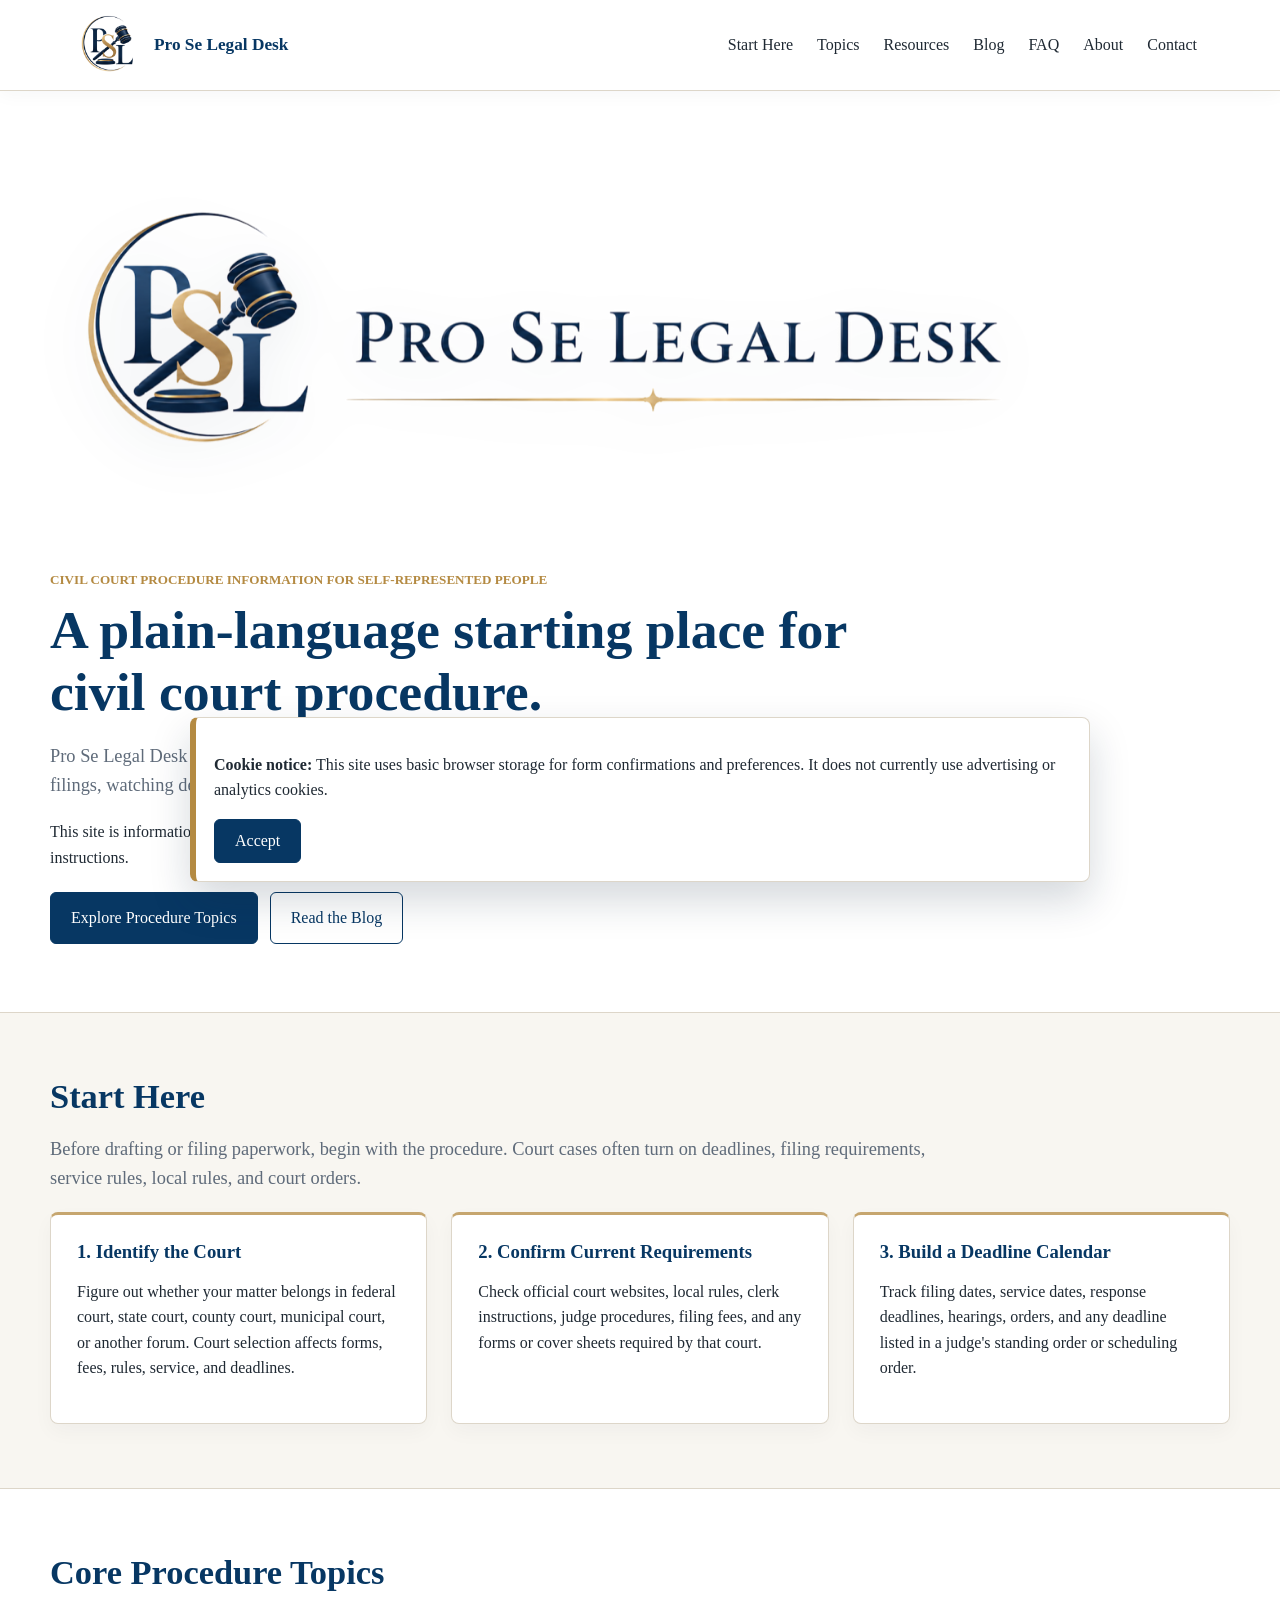
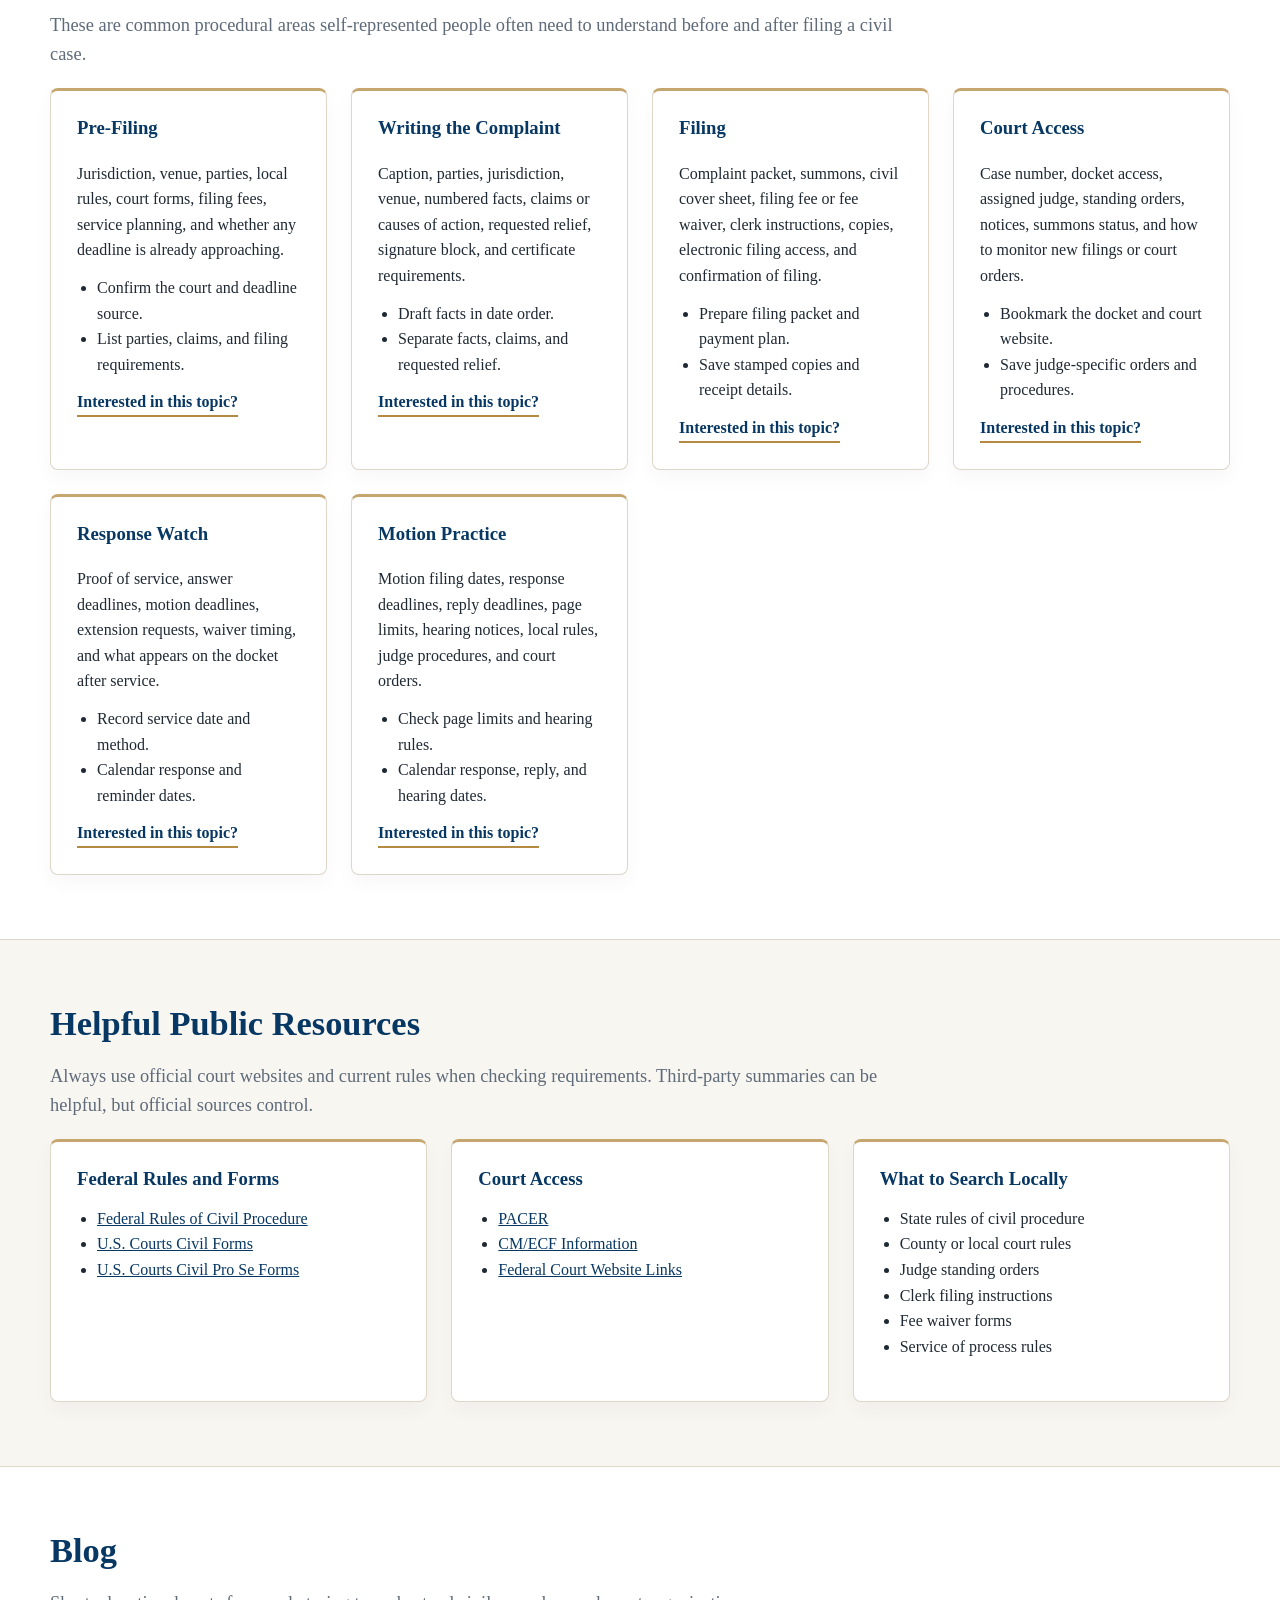
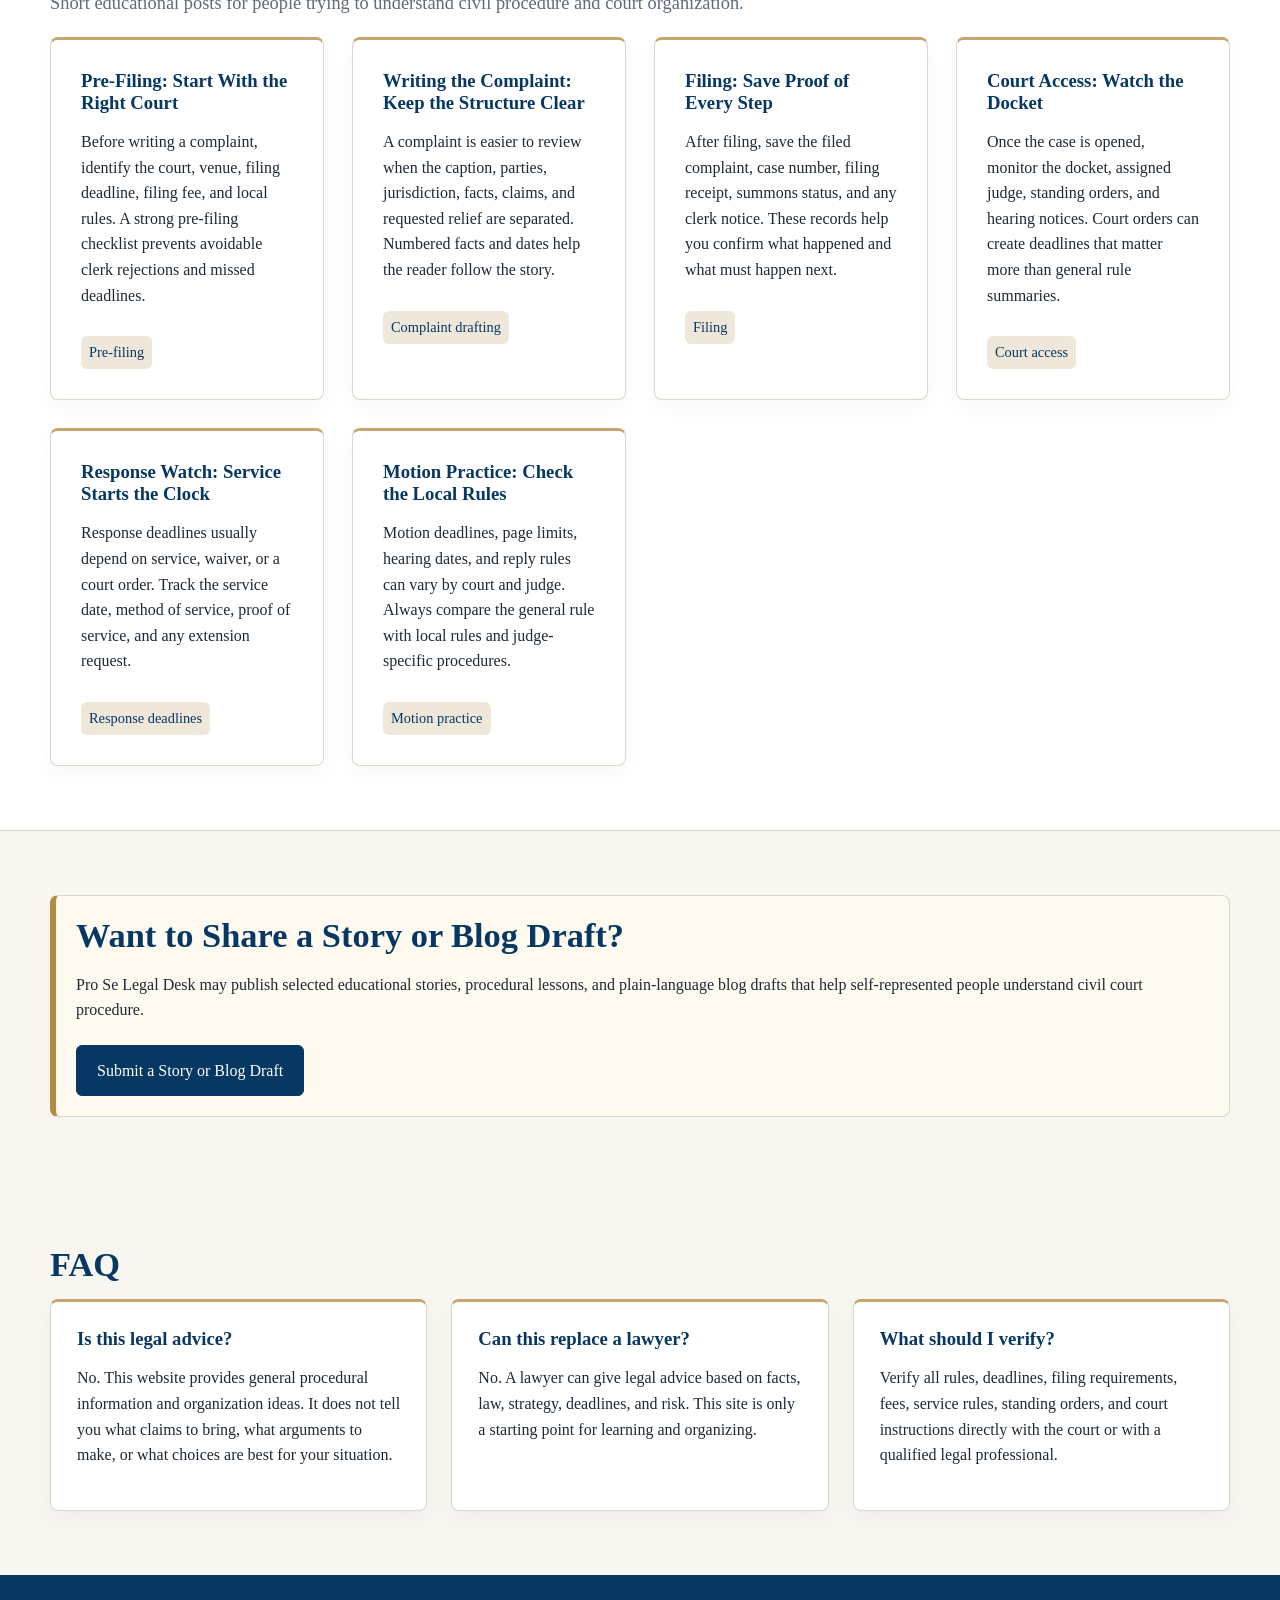
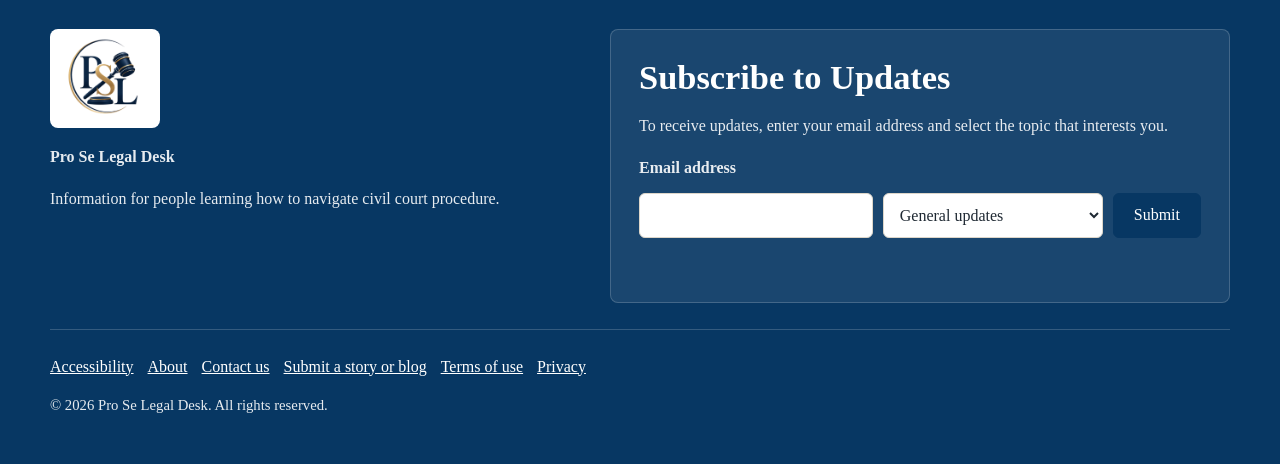
<file: index.html>
<!DOCTYPE html>
<html lang="en">
<head>
<meta charset="UTF-8" />
<meta name="viewport" content="width=device-width, initial-scale=1.0" />
<title>Pro Se Legal Desk | Civil Court Procedure Help</title>
<meta name="description" content="Pro Se Legal Desk is a plain-language starting place for self-represented people learning about civil court procedure, filing steps, deadlines, court access, and case organization." />
<meta name="keywords" content="pro se, self-represented litigants, civil court procedure, filing a complaint, court deadlines, motion to dismiss, court access, legal information" />
<meta name="author" content="Pro Se Legal Desk" />
<meta name="robots" content="index, follow" />
<meta name="theme-color" content="#073763" />
<meta property="og:type" content="website" />
<meta property="og:site_name" content="Pro Se Legal Desk" />
<meta property="og:title" content="Pro Se Legal Desk | Civil Court Procedure Information" />
<meta property="og:description" content="Plain-language civil court procedure information for people interested in representing themselves." />
<meta property="og:image" content="assets/home-main-logo.png" />
<meta property="og:image:alt" content="Pro Se Legal Desk logo" />
<meta name="twitter:card" content="summary_large_image" />
<meta name="twitter:title" content="Pro Se Legal Desk | Civil Court Procedure Information" />
<meta name="twitter:description" content="A plain-language starting place for self-represented people learning about civil court procedure." />
<meta name="twitter:image" content="assets/home-main-logo.png" />
<link rel="icon" type="image/png" sizes="32x32" href="assets/favicon-32.png" />
<link rel="apple-touch-icon" href="assets/apple-touch-icon.png" />
<link rel="stylesheet" href="css/public.css" />
<script src="js/site.js" defer></script>
<script type="application/ld+json">
{
  "@context": "https://schema.org",
  "@type": "WebSite",
  "name": "Pro Se Legal Desk",
  "description": "Plain-language civil court procedure information for self-represented people.",
  "inLanguage": "en-US",
  "publisher": {
    "@type": "Organization",
    "name": "Pro Se Legal Desk",
    "logo": "assets/main-logo.png"
  },
  "about": [
    "Civil court procedure",
    "Self-represented litigants",
    "Court filing basics",
    "Court deadlines"
  ]
}
</script>
</head>
<body>
<a class="skip-link" href="#main-content">Skip to content</a>
<div data-site-header></div>

<main id="main-content">
  <section class="hero" id="home">
    <div class="container">
      <img class="hero-logo" src="assets/home-main-logo-transparent.png" srcset="assets/home-main-logo-transparent-700.png 700w, assets/home-main-logo-transparent-1200.png 1200w, assets/home-main-logo-transparent.png 1977w" sizes="(max-width: 760px) 94vw, (max-width: 1200px) 92vw, 980px" alt="Pro Se Legal Desk" width="1977" height="795" decoding="async" fetchpriority="high" />
      <div class="hero-copy">
        <p class="eyebrow">Civil court procedure information for self-represented people</p>
        <h1>A plain-language starting place for civil court procedure.</h1>
        <p class="lead">Pro Se Legal Desk helps people understand the procedural path of a civil case: choosing the right court, preparing filings, watching deadlines, reviewing court access steps, and staying organized after a case begins.</p>
        <p>This site is informational only. It is not legal advice, and it is not a substitute for a lawyer, court rules, court orders, or official court instructions.</p>
        <div class="actions">
          <a href="#topics" class="btn">Explore Procedure Topics</a>
          <a href="#blog" class="btn secondary">Read the Blog</a>
        </div>
      </div>
    </div>
  </section>

  <section id="start">
    <div class="container">
      <h2>Start Here</h2>
      <p class="lead">Before drafting or filing paperwork, begin with the procedure. Court cases often turn on deadlines, filing requirements, service rules, local rules, and court orders.</p>
      <div class="grid">
        <div class="card">
          <h3>1. Identify the Court</h3>
          <p>Figure out whether your matter belongs in federal court, state court, county court, municipal court, or another forum. Court selection affects forms, fees, rules, service, and deadlines.</p>
        </div>
        <div class="card">
          <h3>2. Confirm Current Requirements</h3>
          <p>Check official court websites, local rules, clerk instructions, judge procedures, filing fees, and any forms or cover sheets required by that court.</p>
        </div>
        <div class="card">
          <h3>3. Build a Deadline Calendar</h3>
          <p>Track filing dates, service dates, response deadlines, hearings, orders, and any deadline listed in a judge's standing order or scheduling order.</p>
        </div>
      </div>
    </div>
  </section>

  <section class="band" id="topics">
    <div class="container">
      <h2>Core Procedure Topics</h2>
      <p class="lead">These are common procedural areas self-represented people often need to understand before and after filing a civil case.</p>
      <div class="grid">
        <div class="card topic-card">
          <h3>Pre-Filing</h3>
          <p>Jurisdiction, venue, parties, local rules, court forms, filing fees, service planning, and whether any deadline is already approaching.</p>
          <ul>
            <li>Confirm the court and deadline source.</li>
            <li>List parties, claims, and filing requirements.</li>
          </ul>
          <a class="topic-link" href="#blog-pre-filing">Interested in this topic?</a>
        </div>
        <div class="card topic-card">
          <h3>Writing the Complaint</h3>
          <p>Caption, parties, jurisdiction, venue, numbered facts, claims or causes of action, requested relief, signature block, and certificate requirements.</p>
          <ul>
            <li>Draft facts in date order.</li>
            <li>Separate facts, claims, and requested relief.</li>
          </ul>
          <a class="topic-link" href="#blog-complaint">Interested in this topic?</a>
        </div>
        <div class="card topic-card">
          <h3>Filing</h3>
          <p>Complaint packet, summons, civil cover sheet, filing fee or fee waiver, clerk instructions, copies, electronic filing access, and confirmation of filing.</p>
          <ul>
            <li>Prepare filing packet and payment plan.</li>
            <li>Save stamped copies and receipt details.</li>
          </ul>
          <a class="topic-link" href="#blog-filing">Interested in this topic?</a>
        </div>
        <div class="card topic-card">
          <h3>Court Access</h3>
          <p>Case number, docket access, assigned judge, standing orders, notices, summons status, and how to monitor new filings or court orders.</p>
          <ul>
            <li>Bookmark the docket and court website.</li>
            <li>Save judge-specific orders and procedures.</li>
          </ul>
          <a class="topic-link" href="#blog-court-access">Interested in this topic?</a>
        </div>
        <div class="card topic-card">
          <h3>Response Watch</h3>
          <p>Proof of service, answer deadlines, motion deadlines, extension requests, waiver timing, and what appears on the docket after service.</p>
          <ul>
            <li>Record service date and method.</li>
            <li>Calendar response and reminder dates.</li>
          </ul>
          <a class="topic-link" href="#blog-response-watch">Interested in this topic?</a>
        </div>
        <div class="card topic-card">
          <h3>Motion Practice</h3>
          <p>Motion filing dates, response deadlines, reply deadlines, page limits, hearing notices, local rules, judge procedures, and court orders.</p>
          <ul>
            <li>Check page limits and hearing rules.</li>
            <li>Calendar response, reply, and hearing dates.</li>
          </ul>
          <a class="topic-link" href="#blog-motion-practice">Interested in this topic?</a>
        </div>
      </div>
    </div>
  </section>

  <section id="resources">
    <div class="container">
      <h2>Helpful Public Resources</h2>
      <p class="lead">Always use official court websites and current rules when checking requirements. Third-party summaries can be helpful, but official sources control.</p>
      <div class="grid">
        <div class="card">
          <h3>Federal Rules and Forms</h3>
          <ul>
            <li><a href="https://www.law.cornell.edu/rules/frcp" target="_blank" rel="noopener noreferrer">Federal Rules of Civil Procedure</a></li>
            <li><a href="https://www.uscourts.gov/forms-rules/forms/civil-forms" target="_blank" rel="noopener noreferrer">U.S. Courts Civil Forms</a></li>
            <li><a href="https://www.uscourts.gov/forms-rules/forms/civil-pro-se-forms" target="_blank" rel="noopener noreferrer">U.S. Courts Civil Pro Se Forms</a></li>
          </ul>
        </div>
        <div class="card">
          <h3>Court Access</h3>
          <ul>
            <li><a href="https://pacer.uscourts.gov/" target="_blank" rel="noopener noreferrer">PACER</a></li>
            <li><a href="https://www.uscourts.gov/court-records/electronic-filing-cmecf" target="_blank" rel="noopener noreferrer">CM/ECF Information</a></li>
            <li><a href="https://www.uscourts.gov/about-federal-courts/federal-courts-public/court-website-links" target="_blank" rel="noopener noreferrer">Federal Court Website Links</a></li>
          </ul>
        </div>
        <div class="card">
          <h3>What to Search Locally</h3>
          <ul>
            <li>State rules of civil procedure</li>
            <li>County or local court rules</li>
            <li>Judge standing orders</li>
            <li>Clerk filing instructions</li>
            <li>Fee waiver forms</li>
            <li>Service of process rules</li>
          </ul>
        </div>
      </div>
    </div>
  </section>

  <section class="band" id="blog">
    <div class="container">
      <h2>Blog</h2>
      <p class="lead">Short educational posts for people trying to understand civil procedure and court organization.</p>
      <div class="grid blog-grid">
        <article class="card blog-post" id="blog-pre-filing">
          <h3>Pre-Filing: Start With the Right Court</h3>
          <p>Before writing a complaint, identify the court, venue, filing deadline, filing fee, and local rules. A strong pre-filing checklist prevents avoidable clerk rejections and missed deadlines.</p>
          <span class="badge">Pre-filing</span>
        </article>
        <article class="card blog-post" id="blog-complaint">
          <h3>Writing the Complaint: Keep the Structure Clear</h3>
          <p>A complaint is easier to review when the caption, parties, jurisdiction, facts, claims, and requested relief are separated. Numbered facts and dates help the reader follow the story.</p>
          <span class="badge">Complaint drafting</span>
        </article>
        <article class="card blog-post" id="blog-filing">
          <h3>Filing: Save Proof of Every Step</h3>
          <p>After filing, save the filed complaint, case number, filing receipt, summons status, and any clerk notice. These records help you confirm what happened and what must happen next.</p>
          <span class="badge">Filing</span>
        </article>
        <article class="card blog-post" id="blog-court-access">
          <h3>Court Access: Watch the Docket</h3>
          <p>Once the case is opened, monitor the docket, assigned judge, standing orders, and hearing notices. Court orders can create deadlines that matter more than general rule summaries.</p>
          <span class="badge">Court access</span>
        </article>
        <article class="card blog-post" id="blog-response-watch">
          <h3>Response Watch: Service Starts the Clock</h3>
          <p>Response deadlines usually depend on service, waiver, or a court order. Track the service date, method of service, proof of service, and any extension request.</p>
          <span class="badge">Response deadlines</span>
        </article>
        <article class="card blog-post" id="blog-motion-practice">
          <h3>Motion Practice: Check the Local Rules</h3>
          <p>Motion deadlines, page limits, hearing dates, and reply rules can vary by court and judge. Always compare the general rule with local rules and judge-specific procedures.</p>
          <span class="badge">Motion practice</span>
        </article>
      </div>
    </div>
  </section>

  <section>
    <div class="container">
      <div class="callout">
        <h2>Want to Share a Story or Blog Draft?</h2>
        <p>Pro Se Legal Desk may publish selected educational stories, procedural lessons, and plain-language blog drafts that help self-represented people understand civil court procedure.</p>
        <div class="actions">
          <a class="btn" href="pages/submit.html">Submit a Story or Blog Draft</a>
        </div>
      </div>
    </div>
  </section>

  <section id="faq">
    <div class="container">
      <h2>FAQ</h2>
      <div class="grid">
        <div class="card">
          <h3>Is this legal advice?</h3>
          <p>No. This website provides general procedural information and organization ideas. It does not tell you what claims to bring, what arguments to make, or what choices are best for your situation.</p>
        </div>
        <div class="card">
          <h3>Can this replace a lawyer?</h3>
          <p>No. A lawyer can give legal advice based on facts, law, strategy, deadlines, and risk. This site is only a starting point for learning and organizing.</p>
        </div>
        <div class="card">
          <h3>What should I verify?</h3>
          <p>Verify all rules, deadlines, filing requirements, fees, service rules, standing orders, and court instructions directly with the court or with a qualified legal professional.</p>
        </div>
      </div>
    </div>
  </section>
</main>

<div data-site-footer></div>
</body>
</html>
</file>
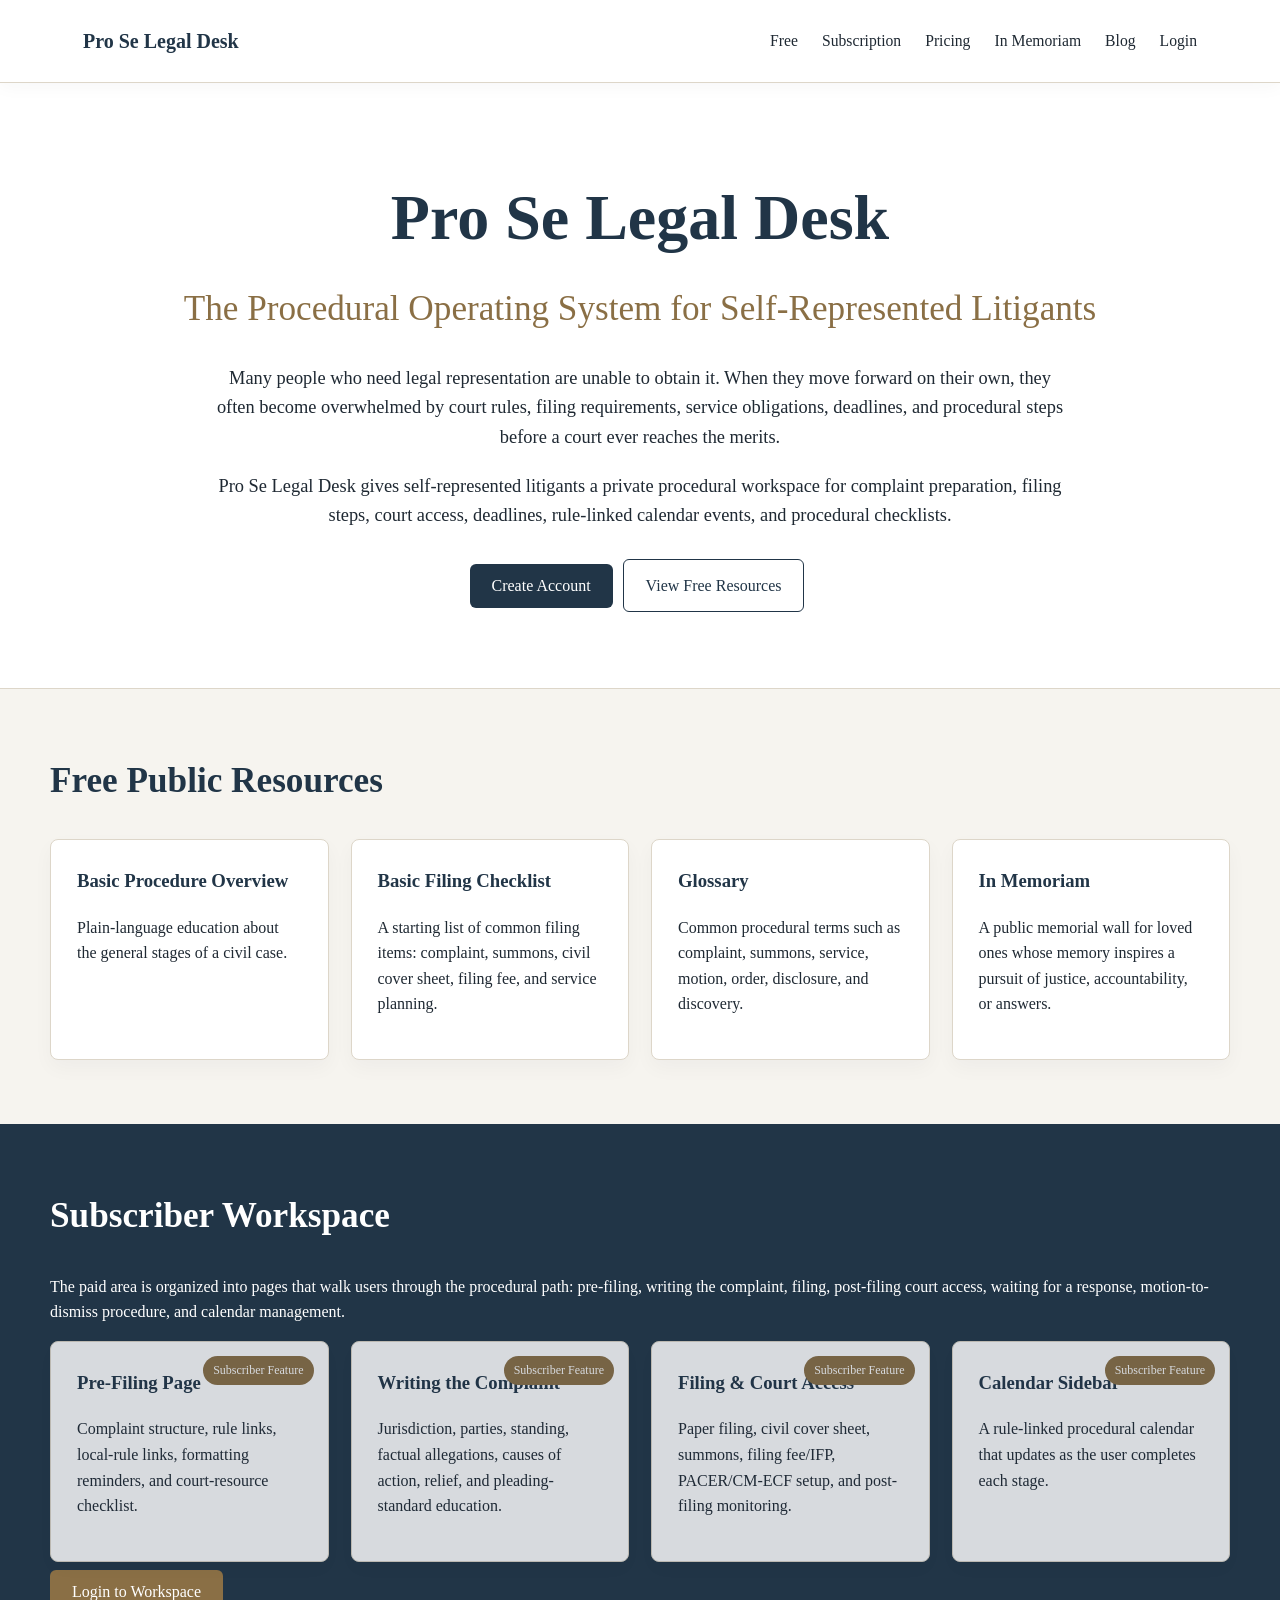
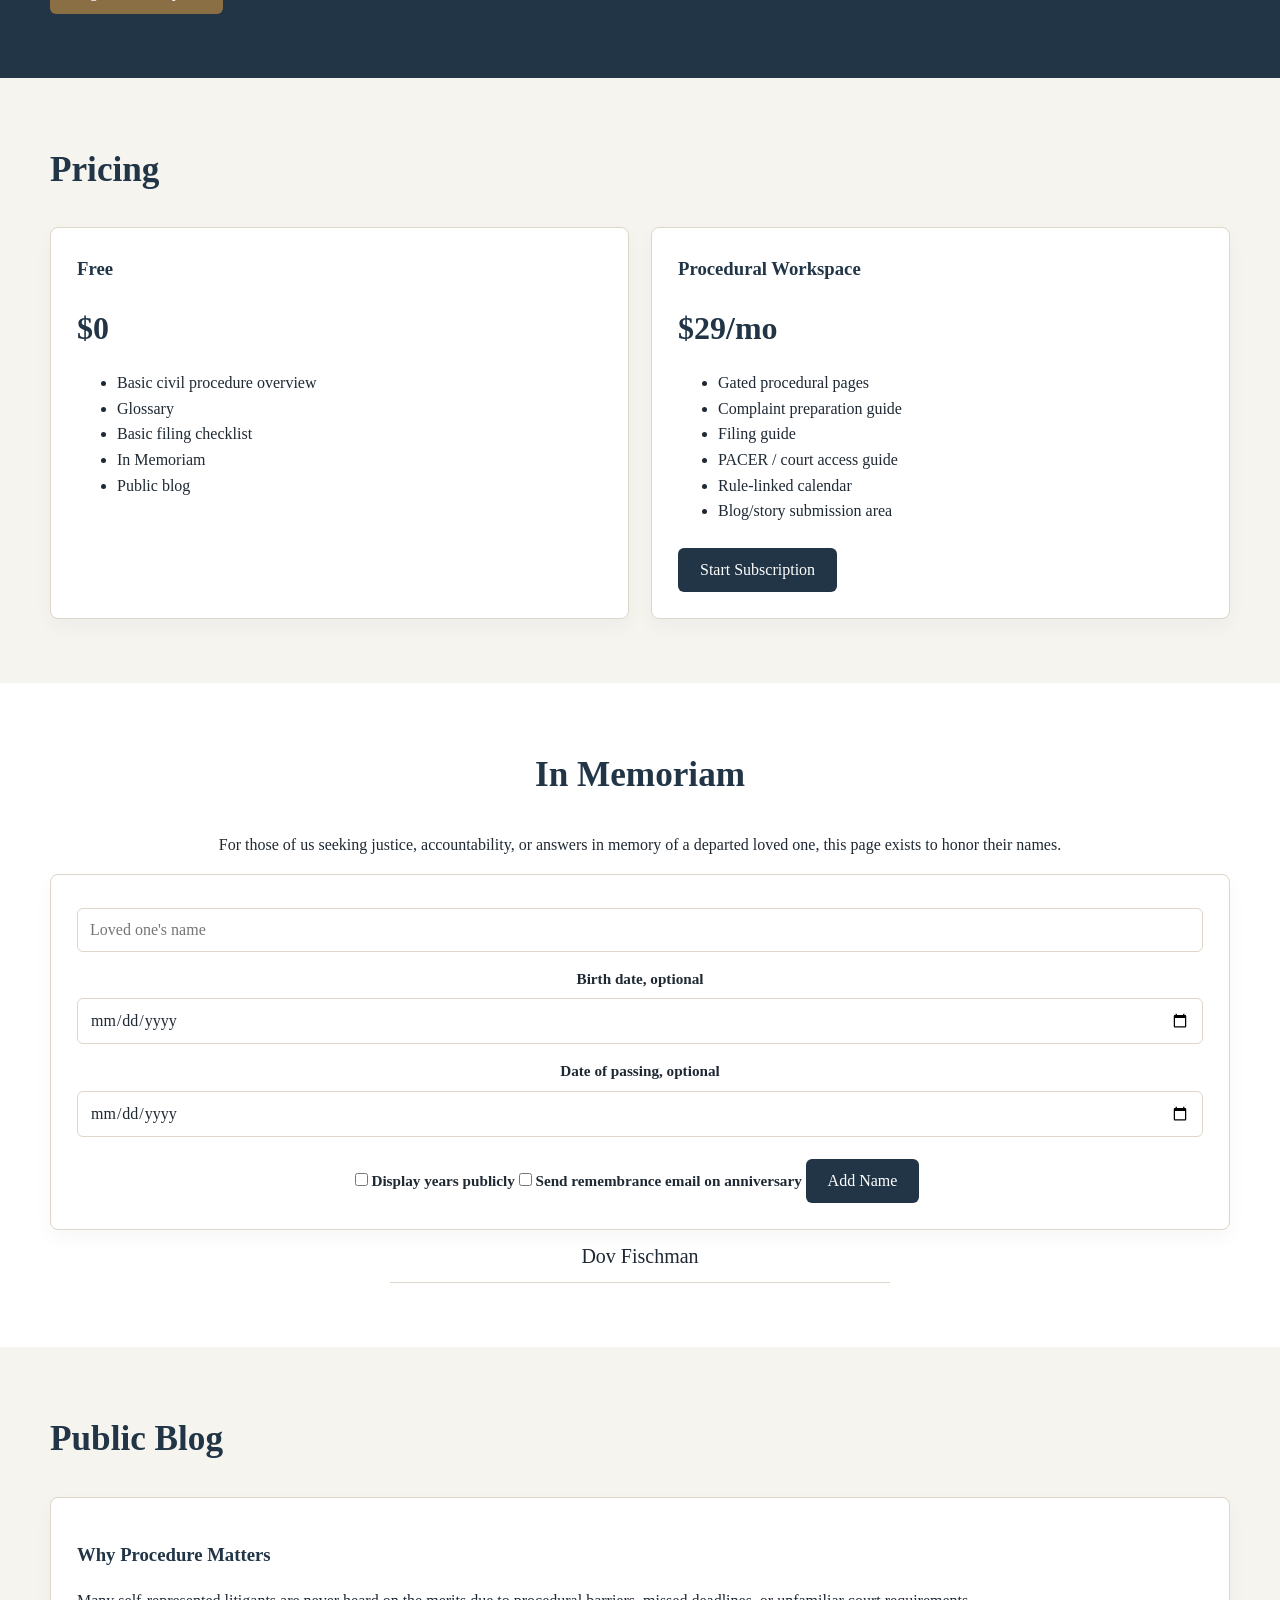
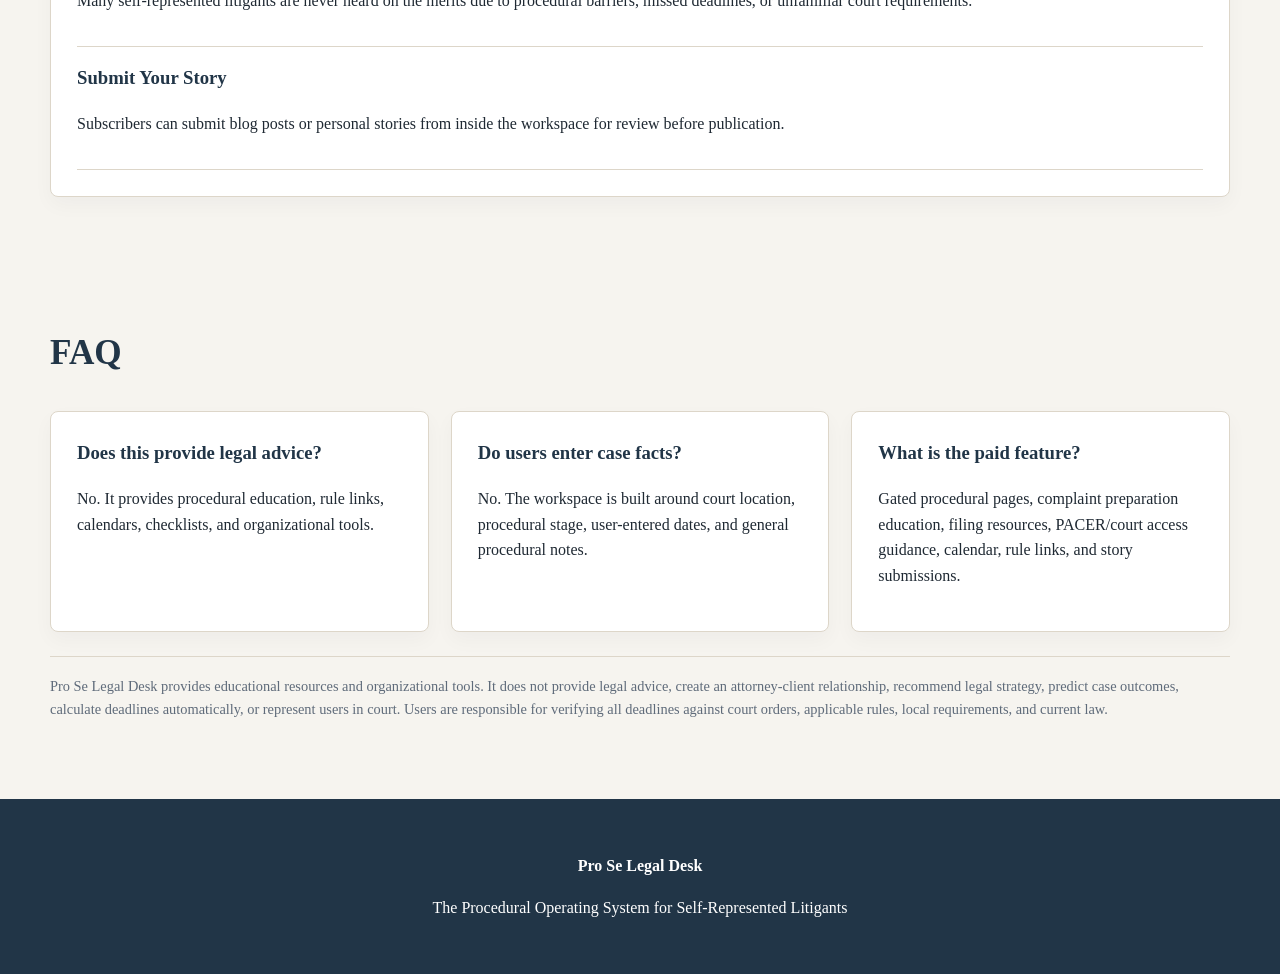
<file: index-phase-2.html>
<!DOCTYPE html>
<html lang="en">
<head>
<meta charset="UTF-8" />
<meta name="viewport" content="width=device-width, initial-scale=1.0" />
<title>Pro Se Legal Desk</title>

<link rel="stylesheet" href="css/styles.css" />

</head>

<body>

<header>
<nav>
  <a href="#home" class="logo">Pro Se Legal Desk</a>
  <div class="nav-links">
    <a href="#free">Free</a>
    <a href="#subscription">Subscription</a>
    <a href="#pricing">Pricing</a>
    <a href="#memoriam">In Memoriam</a>
    <a href="#publicBlog">Blog</a>
    <button onclick="openLogin()">Login</button>
  </div>
</nav>
</header>

<section class="hero" id="home">
  <div class="container">
    <h1>Pro Se Legal Desk</h1>
    <h2>The Procedural Operating System for Self-Represented Litigants</h2>
    <p>Many people who need legal representation are unable to obtain it. When they move forward on their own, they often become overwhelmed by court rules, filing requirements, service obligations, deadlines, and procedural steps before a court ever reaches the merits.</p>
    <p>Pro Se Legal Desk gives self-represented litigants a private procedural workspace for complaint preparation, filing steps, court access, deadlines, rule-linked calendar events, and procedural checklists.</p>
    <button class="btn" onclick="openLogin()">Create Account</button>
    <a href="#free" class="btn secondary">View Free Resources</a>
  </div>
</section>

<section id="free">
  <div class="container">
    <h2>Free Public Resources</h2>
    <div class="grid">
      <div class="card">
        <h3>Basic Procedure Overview</h3>
        <p>Plain-language education about the general stages of a civil case.</p>
      </div>
      <div class="card">
        <h3>Basic Filing Checklist</h3>
        <p>A starting list of common filing items: complaint, summons, civil cover sheet, filing fee, and service planning.</p>
      </div>
      <div class="card">
        <h3>Glossary</h3>
        <p>Common procedural terms such as complaint, summons, service, motion, order, disclosure, and discovery.</p>
      </div>
      <div class="card">
        <h3>In Memoriam</h3>
        <p>A public memorial wall for loved ones whose memory inspires a pursuit of justice, accountability, or answers.</p>
      </div>
    </div>
  </div>
</section>

<section class="dark" id="subscription">
  <div class="container">
    <h2>Subscriber Workspace</h2>
    <p>The paid area is organized into pages that walk users through the procedural path: pre-filing, writing the complaint, filing, post-filing court access, waiting for a response, motion-to-dismiss procedure, and calendar management.</p>

    <div class="grid">
      <div class="card locked">
        <h3>Pre-Filing Page</h3>
        <p>Complaint structure, rule links, local-rule links, formatting reminders, and court-resource checklist.</p>
      </div>
      <div class="card locked">
        <h3>Writing the Complaint</h3>
        <p>Jurisdiction, parties, standing, factual allegations, causes of action, relief, and pleading-standard education.</p>
      </div>
      <div class="card locked">
        <h3>Filing & Court Access</h3>
        <p>Paper filing, civil cover sheet, summons, filing fee/IFP, PACER/CM-ECF setup, and post-filing monitoring.</p>
      </div>
      <div class="card locked">
        <h3>Calendar Sidebar</h3>
        <p>A rule-linked procedural calendar that updates as the user completes each stage.</p>
      </div>
    </div>

    <button class="btn gold" onclick="openLogin()">Login to Workspace</button>
  </div>
</section>

<section id="pricing">
  <div class="container">
    <h2>Pricing</h2>

    <div class="grid">
      <div class="card">
        <h3>Free</h3>
        <div class="price">$0</div>
        <ul>
          <li>Basic civil procedure overview</li>
          <li>Glossary</li>
          <li>Basic filing checklist</li>
          <li>In Memoriam</li>
          <li>Public blog</li>
        </ul>
      </div>

      <div class="card">
        <h3>Procedural Workspace</h3>
        <div class="price">$29/mo</div>
        <ul>
          <li>Gated procedural pages</li>
          <li>Complaint preparation guide</li>
          <li>Filing guide</li>
          <li>PACER / court access guide</li>
          <li>Rule-linked calendar</li>
          <li>Blog/story submission area</li>
        </ul>
        <button class="btn" onclick="openLogin()">Start Subscription</button>
      </div>
    </div>
  </div>
</section>

<section id="loginSection" class="hidden">
  <div class="container">
    <h2>Create Account / Login</h2>
    <div class="card auth-card">
      <label>Email</label>
      <input id="email" type="email" placeholder="you@example.com" />

      <label>Password</label>
      <input id="password" type="password" placeholder="Password" />

      <p class="small">Prototype gate only. Real launch would add secure login, subscription payment, database storage, and saved user accounts.</p>

      <button class="btn" onclick="loginUser()">Enter Workspace</button>
    </div>
  </div>
</section>

<section id="workspace" class="hidden">
  <div class="container">
    <div class="workspace-heading">
      <div>
        <h2>Subscriber Procedural Workspace</h2>
        <p class="small">Private subscriber area. Users enter court, stage, dates, procedural notes, and blog submissions. No case-fact narrative is required.</p>
      </div>
      <span class="badge">Planning tools only</span>
    </div>

    <div class="workspace-layout">
      <aside class="sidebar">
        <button class="active" onclick="showPage('dashboardPage', this)">Dashboard</button>
        <button onclick="showPage('prefilingPage', this)">1. Pre-Filing</button>
        <button onclick="showPage('complaintPage', this)">2. Writing Complaint</button>
        <button onclick="showPage('filingPage', this)">3. Filing</button>
        <button onclick="showPage('courtAccessPage', this)">4. Court Access</button>
        <button onclick="showPage('responsePage', this)">5. Response Watch</button>
        <button onclick="showPage('mtdPage', this)">6. Motion to Dismiss</button>
        <button onclick="showPage('calendarPage', this)">Calendar</button>
        <button onclick="showPage('blogPage', this)">Blogs & Stories</button>
      </aside>

      <main>
        <div id="dashboardPage" class="workspace-page active">
          <div class="card">
            <h3>Case Setup</h3>

            <label>Court Type</label>
            <select id="courtType" onchange="loadJurisdictions()">
              <option value="">Select Court Type</option>
              <option value="federal">Federal Court</option>
              <option value="state">State Court</option>
              <option value="local">County / Local Court</option>
            </select>

            <label>State</label>
            <select id="state" onchange="loadCities()">
              <option value="">Select State</option>
            </select>

            <label>City / County / Division</label>
            <select id="city" onchange="loadCourtsAndRules()">
              <option value="">Select City / County / Division</option>
            </select>

            <label>Court</label>
            <select id="courtLocation">
              <option value="">Select Court</option>
            </select>

            <label>Current Procedural Stage</label>
            <select id="caseStage">
              <option>Pre-Filing</option>
              <option>Writing Complaint</option>
              <option>Filing</option>
              <option>Filed / Waiting for Response</option>
              <option>Motion to Dismiss</option>
              <option>Scheduling Order</option>
            </select>

            <label>Date Filed, if already filed</label>
            <input id="dashboardFilingDate" type="date" />

            <p class="small">When a filing date is entered, the Dashboard will generate planning reminders for post-filing setup, service, response watch, and docket monitoring. These are not legal deadline calculations and must be verified.</p>

            <button class="btn" onclick="saveCaseSetup()">Save Setup</button>
          </div>

          <div class="card" style="margin-top:24px;">
            <h3>Applicable Federal / State / Local Rules</h3>
            <p class="small">Rules and links update based on the selected court type, state, and city or county.</p>
            <div id="ruleLinks" class="notice">Select a court type, state, and city/county to see rule links.</div>
          </div>

          <div class="card" style="margin-top:24px;">
            <h3>Saved Setup</h3>
            <div id="caseSummary" class="notice">No setup saved yet.</div>
          </div>

          <div class="card" style="margin-top:24px;">
            <h3>Dashboard Deadline Planner</h3>
            <p class="small">This shows suggested next-step reminders from the filing date and pushes the same items into the calendar. Defendant response dates usually depend on the service date, not only the filing date.</p>
            <div id="dashboardDeadlineSummary" class="notice">Enter a filing date in Case Setup and click Save Setup to see next-step reminders.</div>
          </div>
        </div>

        <div id="prefilingPage" class="workspace-page">
          <div class="card">
            <h3>1. Pre-Filing: Understand the Complaint Requirements</h3>
            <p>This page is for users who have not filed yet and need to understand the procedural pieces that usually appear before filing a civil complaint.</p>

            <div class="deadline-panel">
              <h4>Pre-Filing Date Entry</h4>
              <p class="small">Use this to schedule pre-filing review and complaint drafting reminders.</p>
              <div class="deadline-grid">
                <div>
                  <label>Pre-Filing Start Date</label>
                  <input id="prefilingDate" type="date" />
                </div>
                <div>
                  <label>Email for Alerts</label>
                  <input id="prefilingEmail" type="email" placeholder="you@example.com" />
                </div>
              </div>
              <button class="btn" onclick="calculateProcessDeadlines('prefiling')">Generate Reminders</button>
              <button class="btn secondary" onclick="copyLoginEmailToProcess('prefiling')">Use Login Email</button>
              <div id="prefilingTimeline" class="notice">Enter a date to calculate this stage's timeline.</div>
            </div>


            <div id="prefilingJurisdictionBox" class="notice">
              Save your Case Setup on the Dashboard to show court-specific pre-filing rules here.
            </div>

            <h4>Federal Rule Links</h4>
            <a class="resource-link" href="https://www.law.cornell.edu/rules/frcp/rule_8" target="_blank">FRCP 8: General Rules of Pleading</a>
            <a class="resource-link" href="https://www.law.cornell.edu/rules/frcp/rule_10" target="_blank">FRCP 10: Form of Pleadings</a>
            <a class="resource-link" href="https://www.law.cornell.edu/rules/frcp/rule_11" target="_blank">FRCP 11: Signing Pleadings and Representations to the Court</a>

            <h4>Local Rule Links</h4>
            <a class="resource-link" href="https://www.txnd.uscourts.gov/local-civil-rules" target="_blank">N.D. Texas Local Civil Rules</a>
            <a class="resource-link" href="https://www.txnd.uscourts.gov/rules-and-orders" target="_blank">N.D. Texas Rules and Orders</a>
            <a class="resource-link" href="https://www.uscourts.gov/forms-rules/forms/civil-pro-se-forms" target="_blank">U.S. Courts Civil Pro Se Forms</a>

            <h4>What This Page Should Teach</h4>
            <ul>
              <li>How a complaint is generally structured.</li>
              <li>Why jurisdiction and venue usually appear near the beginning.</li>
              <li>Why party information should be clear and complete.</li>
              <li>Why factual allegations should be organized in numbered paragraphs.</li>
              <li>Why each cause of action should be separated and tied to supporting allegations.</li>
              <li>Why requested relief should be stated clearly.</li>
            </ul>

            <button class="btn" onclick="quickAddEvent('Pre-Filing Review', 'Review FRCP 8, FRCP 10, FRCP 11, local rules, and complaint filing requirements.')">Add Pre-Filing Review to Calendar</button>
          </div>
        </div>

        <div id="complaintPage" class="workspace-page">
          <div class="card">
            <h3>2. Writing the Complaint</h3>
            <p>This page gives users an educational framework for organizing a complaint. It does not tell users what claims to bring or which facts to include.</p>

            <div id="complaintJurisdictionBox" class="notice">Save your Case Setup on the Dashboard to show court-specific complaint rules here.</div>

            <div class="deadline-panel">
              <h4>Complaint Draft Date Entry</h4>
              <p class="small">Use this to create a complaint drafting timeline and filing packet reminder.</p>
              <div class="deadline-grid">
                <div>
                  <label>Complaint Draft Start Date</label>
                  <input id="complaintDate" type="date" />
                </div>
                <div>
                  <label>Email for Alerts</label>
                  <input id="complaintEmail" type="email" placeholder="you@example.com" />
                </div>
              </div>
              <button class="btn" onclick="calculateProcessDeadlines('complaint')">Generate Reminders</button>
              <button class="btn secondary" onclick="copyLoginEmailToProcess('complaint')">Use Login Email</button>
              <div id="complaintTimeline" class="notice">Enter a date to calculate this stage's timeline.</div>
            </div>


            <h4>Complaint Format Framework</h4>
            <ul>
              <li>Caption</li>
              <li>Parties</li>
              <li>Jurisdiction</li>
              <li>Venue</li>
              <li>Standing, where relevant</li>
              <li>Factual allegations in numbered paragraphs</li>
              <li>Causes of action or claims for relief</li>
              <li>Request for relief</li>
              <li>Jury demand, if applicable</li>
              <li>Signature block</li>
              <li>Certificate of service, if required at that stage</li>
            </ul>

            <h4>Pleading Standard Education</h4>
            <p>Federal pleading education should explain that a complaint generally needs enough factual content to make the claim plausible rather than merely possible. Users should read the applicable rules and cases and may use AI as a drafting companion, but the platform should not decide what facts or claims belong in their complaint.</p>

            <h4>Pro Se Practical Tips</h4>
            <ul>
              <li>Use numbered paragraphs.</li>
              <li>Keep each paragraph focused on one event, fact, or procedural point.</li>
              <li>Separate the background facts from the legal claims.</li>
              <li>Do not rely only on conclusions.</li>
              <li>Make the court’s jurisdiction clear.</li>
              <li>Make clear who each party is.</li>
              <li>Only represent yourself unless you are legally authorized to represent another person or entity.</li>
              <li>Use AI as a companion for organization, plain-language explanation, and proofreading, not as a substitute for verifying rules and deadlines.</li>
            </ul>

            <h4>Suggested AI Companion Use</h4>
            <div class="notice">Users may use AI to help organize, outline, summarize public rules, improve readability, or check for missing procedural sections. Users remain responsible for verifying all law, rules, deadlines, claims, facts, and filings.</div>

            <button class="btn" onclick="quickAddEvent('Complaint Draft Review', 'Review jurisdiction, venue, parties, numbered allegations, claims, relief, signature block, and filing documents.')">Add Complaint Draft Review to Calendar</button>
          </div>
        </div>

        <div id="filingPage" class="workspace-page">
          <div class="card">
            <h3>3. Filing the Complaint</h3>
            <p>This page helps users collect the procedural items commonly needed to file a civil case.</p>

            <div id="filingJurisdictionBox" class="notice">Save your Case Setup on the Dashboard to show court-specific filing rules here.</div>

            <div class="deadline-panel">
              <h4>Filing Date Entry</h4>
              <p class="small">Enter the filing date to calculate post-filing setup, service planning, and service deadline reminders.</p>
              <div class="deadline-grid">
                <div>
                  <label>Complaint Filing Date</label>
                  <input id="filingDate" type="date" />
                </div>
                <div>
                  <label>Email for Alerts</label>
                  <input id="filingEmail" type="email" placeholder="you@example.com" />
                </div>
              </div>
              <button class="btn" onclick="calculateProcessDeadlines('filing')">Generate Reminders</button>
              <button class="btn secondary" onclick="copyLoginEmailToProcess('filing')">Use Login Email</button>
              <div id="filingTimeline" class="notice">Enter a date to calculate this stage's timeline.</div>
            </div>


            <h4>Common Filing Items</h4>
            <ul>
              <li>Original complaint</li>
              <li>Copies required by the court</li>
              <li>Summons for each defendant</li>
              <li>Civil cover sheet</li>
              <li>Filing fee or fee-waiver application</li>
              <li>Certificate of interested persons, if required by local rules</li>
              <li>Mailing envelope or in-person filing plan, if filing on paper</li>
            </ul>

            <h4>N.D. Texas Example</h4>
            <p>For paper filing, N.D. Texas local materials state that a plaintiff must provide the clerk an original complaint, a copy of the complaint and completed summons form for each defendant to be served, a civil cover sheet, filing fee or IFP application, and a separately signed certificate of interested persons.</p>

            <h4>Filing Method</h4>
            <ul>
              <li>In person at the clerk’s office.</li>
              <li>By mail, if the court allows it.</li>
              <li>Electronically, if the court permits pro se electronic filing.</li>
            </ul>

            <a class="resource-link" href="https://www.uscourts.gov/forms-rules/forms/civil-forms" target="_blank">U.S. Courts Civil Forms</a>
            <a class="resource-link" href="https://www.txnd.uscourts.gov/civil-rules" target="_blank">N.D. Texas Civil Rules Page</a>

            <button class="btn" onclick="quickAddEvent('Filing Packet Review', 'Confirm complaint, summons, civil cover sheet, fee/IFP, copies, and local-rule items before filing.')">Add Filing Packet Review to Calendar</button>
          </div>
        </div>

        <div id="courtAccessPage" class="workspace-page">
          <div class="card">
            <h3>4. After Filing: Court Access, PACER, and Docket Monitoring</h3>
            <p>After filing, users need to save their case number, monitor the docket, and understand the court’s filing and notice system.</p>

            <div id="courtAccessJurisdictionBox" class="notice">Save your Case Setup on the Dashboard to show court-specific access and docket resources here.</div>

            <div class="deadline-panel">
              <h4>Court Access Date Entry</h4>
              <p class="small">Enter the date the case number or filing confirmation was received to schedule docket-monitoring reminders.</p>
              <div class="deadline-grid">
                <div>
                  <label>Case Number / Filing Confirmation Date</label>
                  <input id="courtAccessDate" type="date" />
                </div>
                <div>
                  <label>Email for Alerts</label>
                  <input id="courtAccessEmail" type="email" placeholder="you@example.com" />
                </div>
              </div>
              <button class="btn" onclick="calculateProcessDeadlines('courtAccess')">Generate Reminders</button>
              <button class="btn secondary" onclick="copyLoginEmailToProcess('courtAccess')">Use Login Email</button>
              <div id="courtAccessTimeline" class="notice">Enter a date to calculate this stage's timeline.</div>
            </div>


            <h4>Steps After Filing</h4>
            <ul>
              <li>Save the filed complaint.</li>
              <li>Save the case number.</li>
              <li>Confirm summons issuance.</li>
              <li>Review docket entries.</li>
              <li>Set up PACER access for federal court records.</li>
              <li>Review whether pro se electronic filing is available in that court.</li>
              <li>Calendar service and response deadlines.</li>
            </ul>

            <a class="resource-link" href="https://pacer.uscourts.gov/file-case/how-file-case" target="_blank">PACER: How to File a Case</a>
            <a class="resource-link" href="https://www.uscourts.gov/court-records/electronic-filing-cmecf" target="_blank">U.S. Courts: Electronic Filing / CM-ECF</a>

            <button class="btn" onclick="quickAddEvent('Post-Filing Setup', 'Save case number, confirm summons, review docket access, and calendar service and response deadlines.')">Add Post-Filing Setup to Calendar</button>
          </div>
        </div>

        <div id="responsePage" class="workspace-page">
          <div class="card">
            <h3>5. Response Watch</h3>
            <p>After service, users should track the defendant’s deadline to answer or otherwise respond.</p>

            <div id="responseJurisdictionBox" class="notice">Save your Case Setup on the Dashboard to show court-specific response rules here.</div>

            <div class="deadline-panel">
              <h4>Service Date Entry</h4>
              <p class="small">Enter the service date to calculate the defendant response deadline. Federal default shown here is 21 days after service.</p>
              <div class="deadline-grid">
                <div>
                  <label>Service Date</label>
                  <input id="responseDate" type="date" />
                </div>
                <div>
                  <label>Email for Alerts</label>
                  <input id="responseEmail" type="email" placeholder="you@example.com" />
                </div>
              </div>
              <button class="btn" onclick="calculateProcessDeadlines('response')">Generate Reminders</button>
              <button class="btn secondary" onclick="copyLoginEmailToProcess('response')">Use Login Email</button>
              <div id="responseTimeline" class="notice">Enter a date to calculate this stage's timeline.</div>
            </div>


            <h4>Federal Response Deadline Education</h4>
            <p>Under FRCP 12(a), a defendant generally must serve an answer within 21 days after being served with the summons and complaint unless another time applies.</p>

            <a class="resource-link" href="https://www.law.cornell.edu/rules/frcp/rule_12" target="_blank">FRCP 12: Defenses and Objections / Time to Respond</a>

            <h4>Checklist</h4>
            <ul>
              <li>Enter service date.</li>
              <li>Enter response deadline.</li>
              <li>Check docket regularly.</li>
              <li>Save any answer, motion, or extension request.</li>
              <li>Calendar any response deadline if a motion is filed.</li>
            </ul>

            <button class="btn" onclick="quickAddEvent('Defendant Response Deadline', 'Track answer, motion, extension request, or other response after service.')">Add Response Deadline to Calendar</button>
          </div>
        </div>

        <div id="mtdPage" class="workspace-page">
          <div class="card">
            <h3>6. Motion to Dismiss Procedure</h3>
            <p>This page explains motion procedure at a high level. It does not tell users how to oppose a motion or what arguments to make.</p>

            <div id="mtdJurisdictionBox" class="notice">Save your Case Setup on the Dashboard to show court-specific motion rules here.</div>

            <div class="deadline-panel">
              <h4>Motion Date Entry</h4>
              <p class="small">Enter the motion filing date to create response, reply, hearing-preparation, and docket-monitoring reminders. Deadlines must be verified against local rules and court orders.</p>
              <div class="deadline-grid">
                <div>
                  <label>Motion Filing Date</label>
                  <input id="mtdDate" type="date" />
                </div>
                <div>
                  <label>Email for Alerts</label>
                  <input id="mtdEmail" type="email" placeholder="you@example.com" />
                </div>
              </div>
              <button class="btn" onclick="calculateProcessDeadlines('mtd')">Generate Reminders</button>
              <button class="btn secondary" onclick="copyLoginEmailToProcess('mtd')">Use Login Email</button>
              <div id="mtdTimeline" class="notice">Enter a date to calculate this stage's timeline.</div>
            </div>


            <h4>What to Track</h4>
            <ul>
              <li>Date the motion was filed.</li>
              <li>Response deadline.</li>
              <li>Reply deadline, if applicable.</li>
              <li>Page limits.</li>
              <li>Local formatting requirements.</li>
              <li>Hearing date, if one is set.</li>
              <li>Whether amendment is available under the applicable rules.</li>
            </ul>

            <h4>Rule Links</h4>
            <a class="resource-link" href="https://www.law.cornell.edu/rules/frcp/rule_12" target="_blank">FRCP 12</a>
            <a class="resource-link" href="https://www.law.cornell.edu/rules/frcp/rule_15" target="_blank">FRCP 15</a>
            <a class="resource-link" href="https://www.txnd.uscourts.gov/local-civil-rules" target="_blank">Local Civil Rules</a>

            <button class="btn" onclick="quickAddEvent('Motion Response Review', 'Track motion date, response deadline, local rules, page limits, hearing, and amendment timing.')">Add Motion Response Review to Calendar</button>
          </div>
        </div>

        <div id="calendarPage" class="workspace-page">
          <div class="card">
            <h3>Rule-Linked Calendar</h3>
            <div id="calendarJurisdictionBox" class="notice">Save your Case Setup on the Dashboard to connect calendar items to the selected state/court rules.</div>

            <label>Event Type</label>
            <select id="eventType">
              <option>Pre-Filing Review</option>
              <option>Complaint Draft Review</option>
              <option>Filing Packet Review</option>
              <option>Post-Filing Setup</option>
              <option>Docket Monitoring Check</option>
              <option>Service of Process</option>
              <option>Service Deadline</option>
              <option>Defendant Response Deadline</option>
              <option>Waiver Response Deadline</option>
              <option>Motion Response Review</option>
              <option>Motion Response Deadline</option>
              <option>Motion Reply Deadline</option>
              <option>Court Order Review</option>
              <option>Scheduling Order Deadline</option>
              <option>Initial Disclosures</option>
              <option>Discovery Cutoff</option>
              <option>Hearing</option>
              <option>Trial</option>
            </select>

            <label>Due Date</label>
            <input id="eventDate" type="date" />

            <label>Reminder Preference</label>
            <select id="alertTime">
              <option>30 days before</option>
              <option>14 days before</option>
              <option>7 days before</option>
              <option>3 days before</option>
              <option>1 day before</option>
              <option>Day of deadline</option>
            </select>

            <label>Deadline Source</label>
            <select id="deadlineSource">
              <option>Planning reminder</option>
              <option>User-entered deadline</option>
              <option>Rule-based estimate</option>
              <option>Court-order deadline</option>
              <option>Verified deadline</option>
            </select>

            <label>Procedural Notes, optional</label>
            <textarea id="eventNotes" placeholder="Do not enter case facts. Use this for procedural notes only."></textarea>

            <button class="btn" onclick="addCalendarEvent()">Add Event</button>
          </div>

          <div class="card" style="margin-top:24px;">
            <h3>Your Calendar</h3>
            <div id="calendarList"></div>
          </div>

          <div class="card" style="margin-top:24px;">
            <h3>Email Alert Queue</h3>
            <p class="small">Preview queue for 3-day and 1-day alerts. A live site needs backend email service such as SendGrid, Mailgun, AWS SES, or SMTP cron jobs to actually send emails.</p>
            <div id="emailAlertQueue" class="notice">No email alerts scheduled yet.</div>
          </div>
        </div>

        <div id="blogPage" class="workspace-page">
          <div class="card">
            <h3>Blogs & Stories</h3>
            <p>This section allows Pro Se Legal Desk to publish educational posts and invite users to submit stories for review.</p>

            <h4>Submit a Story or Blog Draft</h4>
            <label>Title</label>
            <input id="blogTitle" placeholder="Blog or story title" />

            <label>Author Name</label>
            <input id="blogAuthor" placeholder="Name or initials" />

            <label>Submission</label>
            <textarea id="blogBody" placeholder="Paste blog draft or story here. Submissions should be reviewed before publication."></textarea>

            <button class="btn" onclick="submitBlog()">Submit for Review</button>
          </div>

          <div class="card" style="margin-top:24px;">
            <h3>Submitted Drafts</h3>
            <div id="blogSubmissions"></div>
          </div>
        </div>
      </main>
    </div>
  </div>
</section>

<section class="memoriam" id="memoriam">
  <div class="container">
    <h2>In Memoriam</h2>
    <p>For those of us seeking justice, accountability, or answers in memory of a departed loved one, this page exists to honor their names.</p>

    <div class="card">
      <input id="memorialName" placeholder="Loved one's name" />

      <label>Birth date, optional</label>
      <input id="birthDate" type="date" />

      <label>Date of passing, optional</label>
      <input id="deathDate" type="date" />

      <label>
        <input id="showDates" type="checkbox" style="width:auto;" />
        Display years publicly
      </label>

      <label>
        <input id="anniversaryEmail" type="checkbox" style="width:auto;" />
        Send remembrance email on anniversary
      </label>

      <button class="btn" onclick="addMemorialName()">Add Name</button>
    </div>

    <div class="name-list" id="nameList">
      <div>Dov Fischman</div>
    </div>
  </div>
</section>

<section id="publicBlog">
  <div class="container">
    <h2>Public Blog</h2>
    <div class="card">
      <div class="blog-post">
        <h3>Why Procedure Matters</h3>
        <p>Many self-represented litigants are never heard on the merits due to procedural barriers, missed deadlines, or unfamiliar court requirements.</p>
      </div>
      <div class="blog-post">
        <h3>Submit Your Story</h3>
        <p>Subscribers can submit blog posts or personal stories from inside the workspace for review before publication.</p>
      </div>
    </div>
  </div>
</section>

<section id="faq">
  <div class="container">
    <h2>FAQ</h2>

    <div class="grid">
      <div class="card">
        <h3>Does this provide legal advice?</h3>
        <p>No. It provides procedural education, rule links, calendars, checklists, and organizational tools.</p>
      </div>

      <div class="card">
        <h3>Do users enter case facts?</h3>
        <p>No. The workspace is built around court location, procedural stage, user-entered dates, and general procedural notes.</p>
      </div>

      <div class="card">
        <h3>What is the paid feature?</h3>
        <p>Gated procedural pages, complaint preparation education, filing resources, PACER/court access guidance, calendar, rule links, and story submissions.</p>
      </div>
    </div>

    <p class="disclaimer">
      Pro Se Legal Desk provides educational resources and organizational tools. It does not provide legal advice, create an attorney-client relationship, recommend legal strategy, predict case outcomes, calculate deadlines automatically, or represent users in court. Users are responsible for verifying all deadlines against court orders, applicable rules, local requirements, and current law.
    </p>
  </div>
</section>

<footer>
  <p><strong>Pro Se Legal Desk</strong></p>
  <p>The Procedural Operating System for Self-Represented Litigants</p>
</footer>

<script src="data/states.js"></script>
<script src="data/jurisdictions.js"></script>
<script src="js/business-rules.js"></script>
<script src="js/app.js"></script>

</body>
</html>
</file>
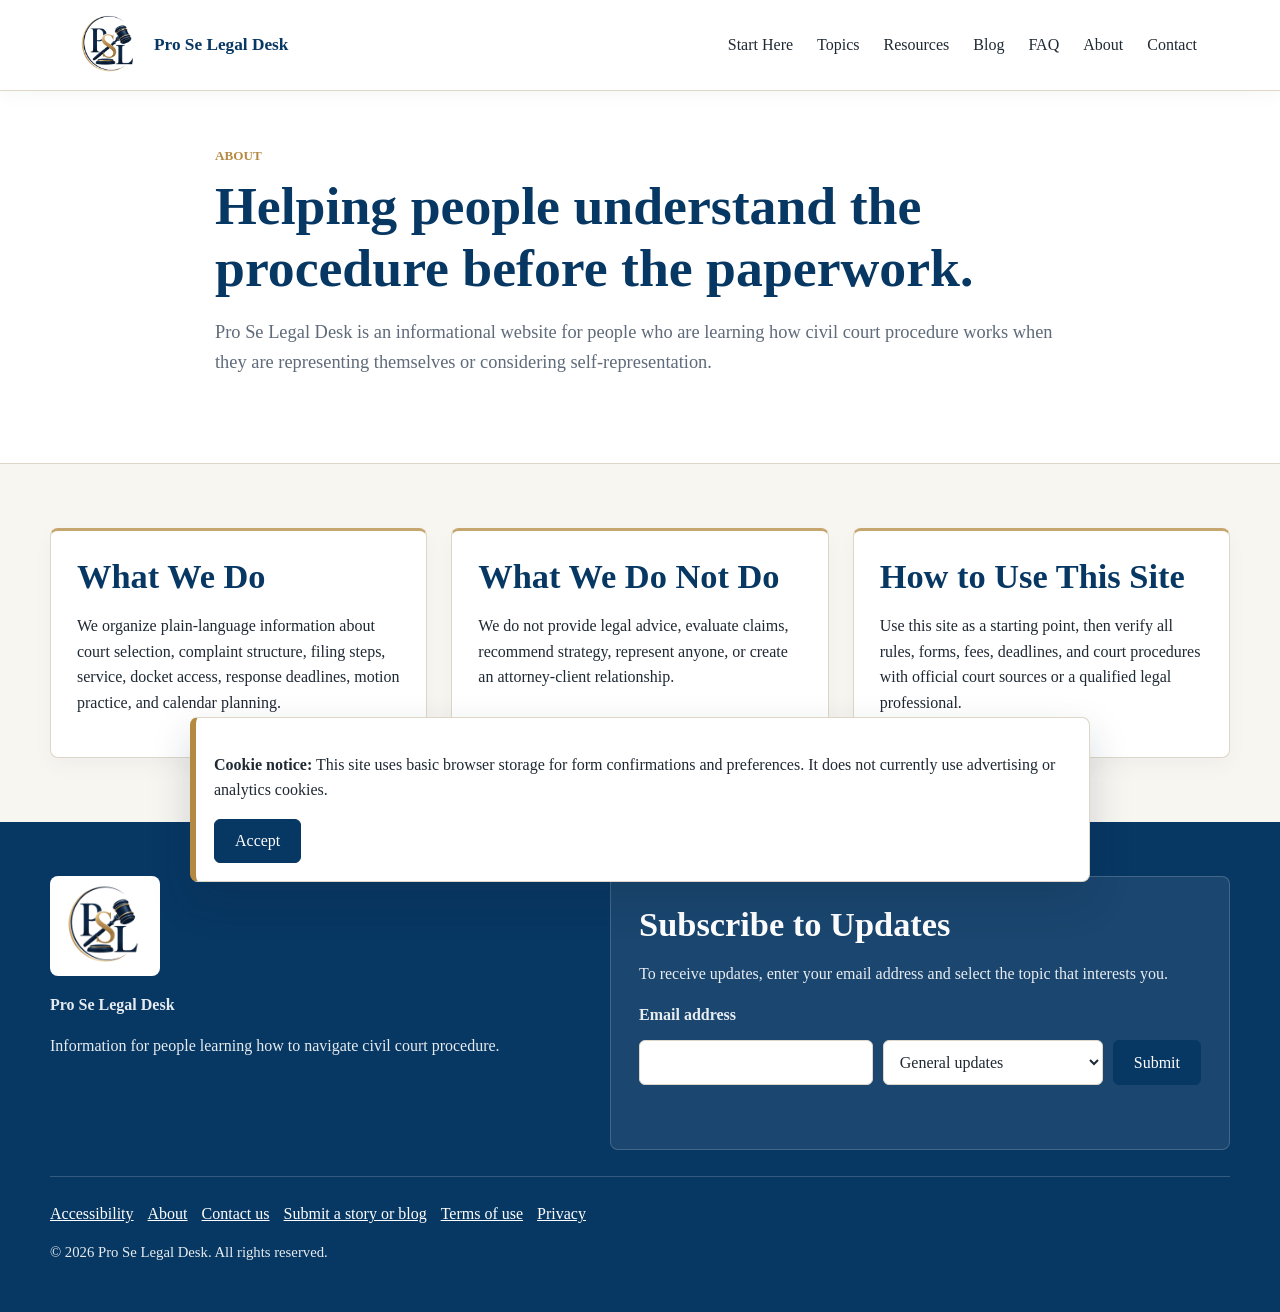
<file: pages/about.html>
<!DOCTYPE html>
<html lang="en">
<head>
<meta charset="UTF-8" />
<meta name="viewport" content="width=device-width, initial-scale=1.0" />
<title>About | Pro Se Legal Desk</title>
<meta name="description" content="Learn about Pro Se Legal Desk, an informational starting place for people learning about self-representation in civil court." />
<link rel="icon" type="image/png" sizes="32x32" href="../assets/favicon-32.png" />
<link rel="apple-touch-icon" href="../assets/apple-touch-icon.png" />
<link rel="stylesheet" href="../css/public.css" />
<script src="../js/site.js" defer></script>
</head>
<body>
<a class="skip-link" href="#main-content">Skip to content</a>
<div data-site-header></div>
<main id="main-content">
  <section class="hero">
    <div class="container narrow">
      <p class="eyebrow">About</p>
      <h1>Helping people understand the procedure before the paperwork.</h1>
      <p class="lead">Pro Se Legal Desk is an informational website for people who are learning how civil court procedure works when they are representing themselves or considering self-representation.</p>
    </div>
  </section>
  <section>
    <div class="container">
      <div class="grid">
        <div class="card">
          <h2>What We Do</h2>
          <p>We organize plain-language information about court selection, complaint structure, filing steps, service, docket access, response deadlines, motion practice, and calendar planning.</p>
        </div>
        <div class="card">
          <h2>What We Do Not Do</h2>
          <p>We do not provide legal advice, evaluate claims, recommend strategy, represent anyone, or create an attorney-client relationship.</p>
        </div>
        <div class="card">
          <h2>How to Use This Site</h2>
          <p>Use this site as a starting point, then verify all rules, forms, fees, deadlines, and court procedures with official court sources or a qualified legal professional.</p>
        </div>
      </div>
    </div>
  </section>
</main>
<div data-site-footer></div>
</body>
</html>
</file>
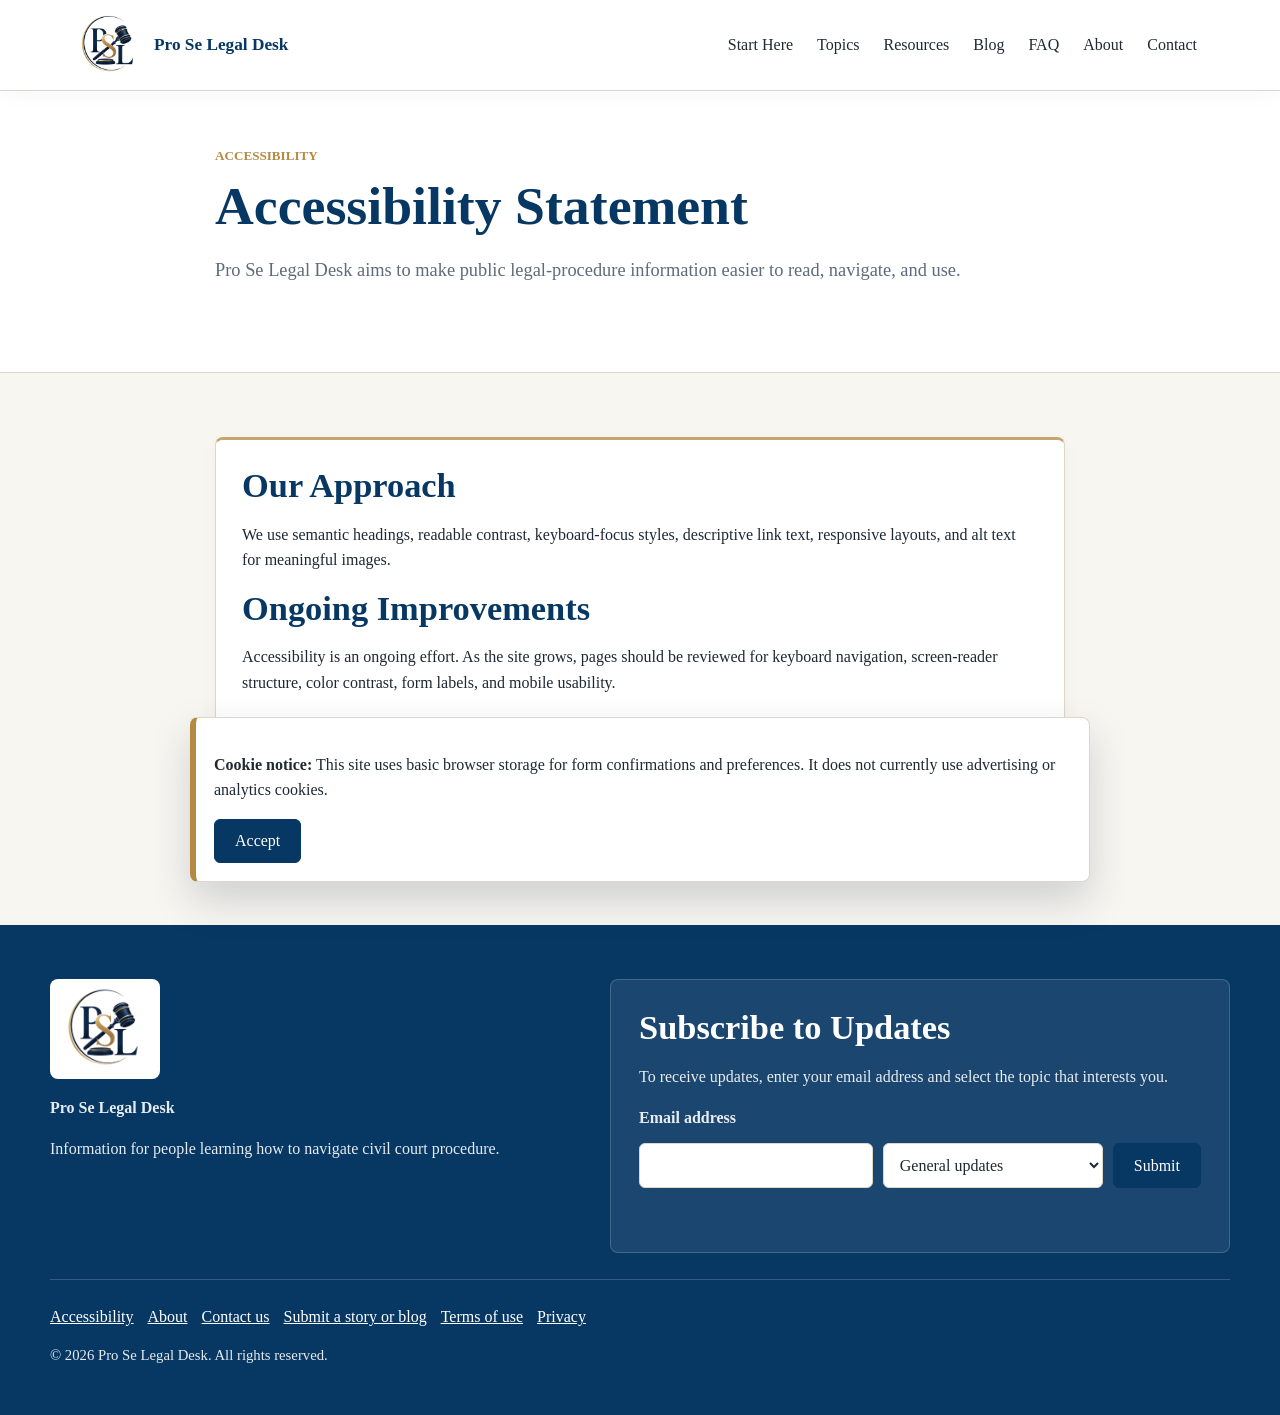
<file: pages/accessibility.html>
<!DOCTYPE html>
<html lang="en">
<head>
<meta charset="UTF-8" />
<meta name="viewport" content="width=device-width, initial-scale=1.0" />
<title>Accessibility | Pro Se Legal Desk</title>
<meta name="description" content="Accessibility statement for Pro Se Legal Desk." />
<link rel="icon" type="image/png" sizes="32x32" href="../assets/favicon-32.png" />
<link rel="apple-touch-icon" href="../assets/apple-touch-icon.png" />
<link rel="stylesheet" href="../css/public.css" />
<script src="../js/site.js" defer></script>
</head>
<body>
<a class="skip-link" href="#main-content">Skip to content</a>
<div data-site-header></div>
<main id="main-content">
  <section class="hero">
    <div class="container narrow">
      <p class="eyebrow">Accessibility</p>
      <h1>Accessibility Statement</h1>
      <p class="lead">Pro Se Legal Desk aims to make public legal-procedure information easier to read, navigate, and use.</p>
    </div>
  </section>
  <section>
    <div class="container narrow">
      <div class="card">
        <h2>Our Approach</h2>
        <p>We use semantic headings, readable contrast, keyboard-focus styles, descriptive link text, responsive layouts, and alt text for meaningful images.</p>
        <h2>Ongoing Improvements</h2>
        <p>Accessibility is an ongoing effort. As the site grows, pages should be reviewed for keyboard navigation, screen-reader structure, color contrast, form labels, and mobile usability.</p>
        <h2>Report an Issue</h2>
        <p>If you have trouble using the site, please use the contact page and describe the page, device, browser, and issue you experienced.</p>
      </div>
    </div>
  </section>
</main>
<div data-site-footer></div>
</body>
</html>
</file>
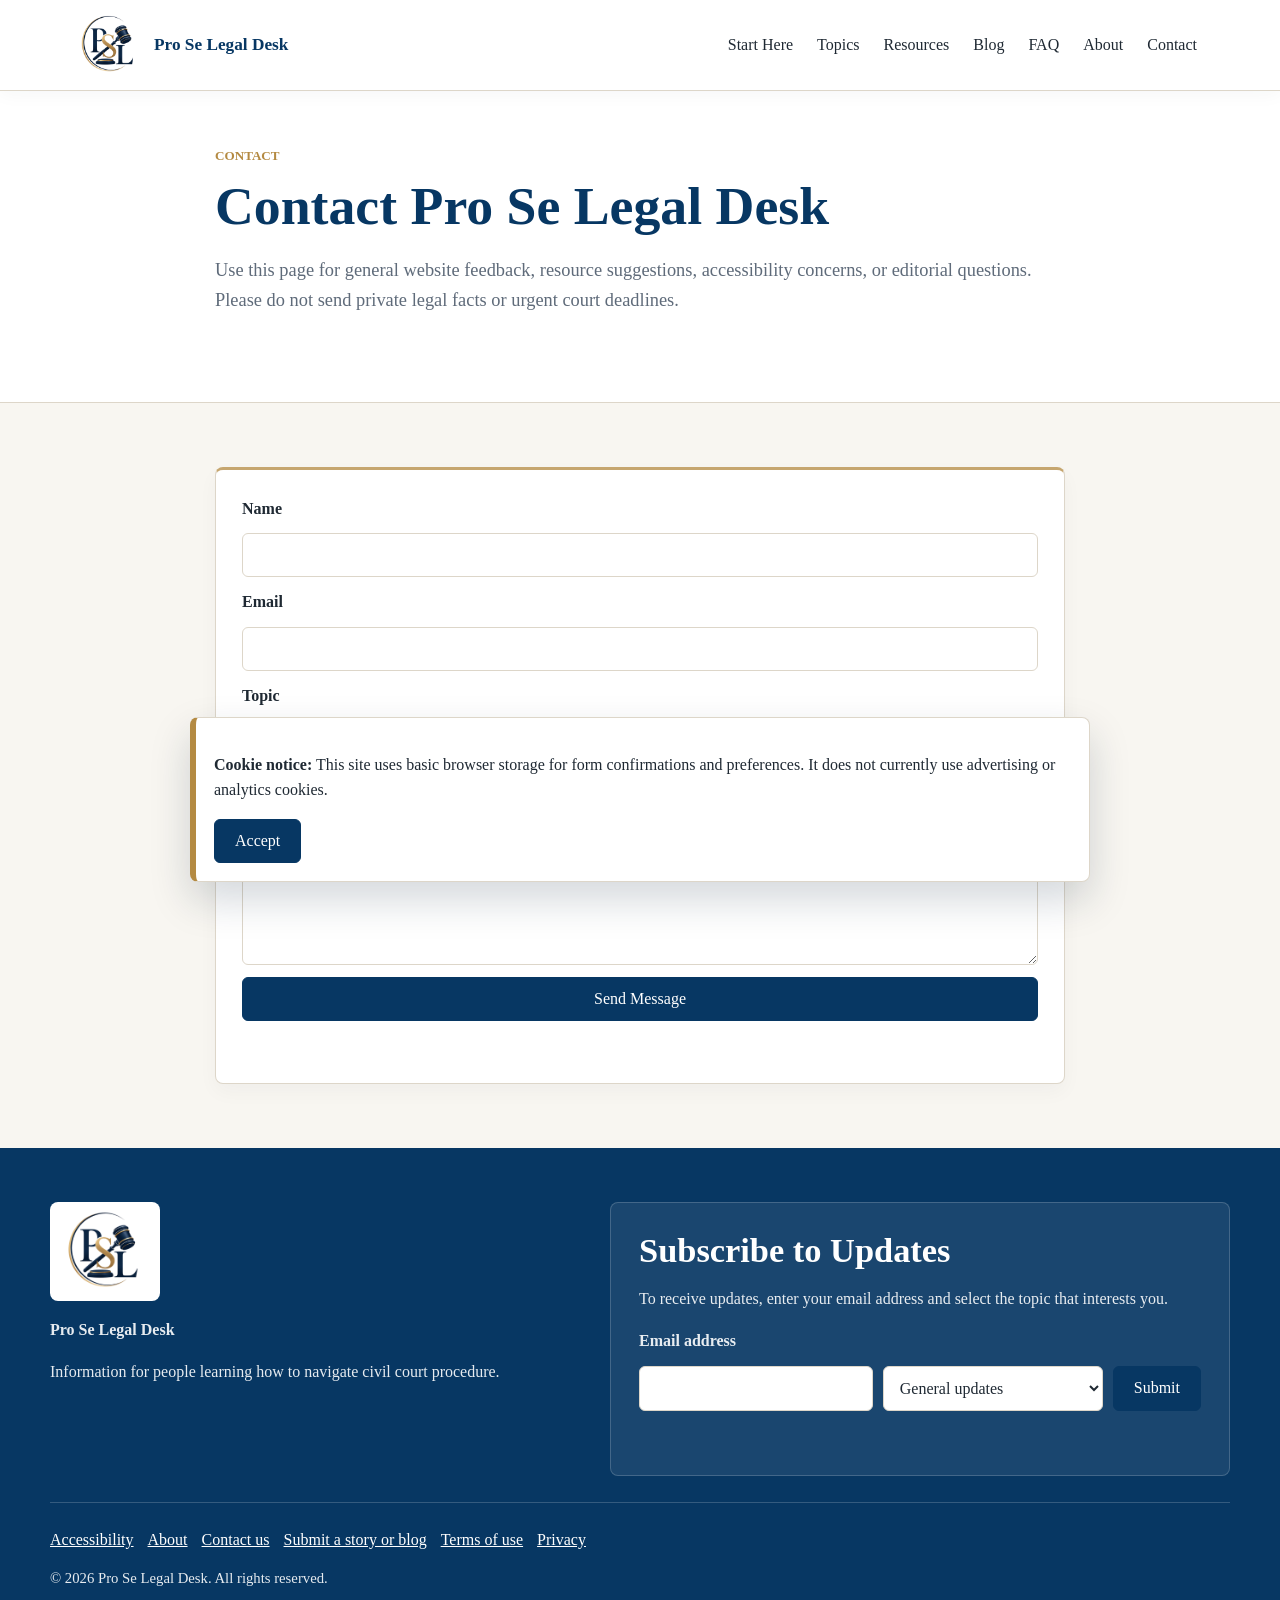
<file: pages/contact.html>
<!DOCTYPE html>
<html lang="en">
<head>
<meta charset="UTF-8" />
<meta name="viewport" content="width=device-width, initial-scale=1.0" />
<title>Contact Us | Pro Se Legal Desk</title>
<meta name="description" content="Contact Pro Se Legal Desk with general questions, feedback, or website inquiries." />
<link rel="icon" type="image/png" sizes="32x32" href="../assets/favicon-32.png" />
<link rel="apple-touch-icon" href="../assets/apple-touch-icon.png" />
<link rel="stylesheet" href="../css/public.css" />
<script src="../js/site.js" defer></script>
</head>
<body>
<a class="skip-link" href="#main-content">Skip to content</a>
<div data-site-header></div>
<main id="main-content">
  <section class="hero">
    <div class="container narrow">
      <p class="eyebrow">Contact</p>
      <h1>Contact Pro Se Legal Desk</h1>
      <p class="lead">Use this page for general website feedback, resource suggestions, accessibility concerns, or editorial questions. Please do not send private legal facts or urgent court deadlines.</p>
    </div>
  </section>
  <section>
    <div class="container narrow">
      <div class="card">
        <form data-contact-form>
          <label for="contact-name">Name</label>
          <input id="contact-name" name="name" type="text" autocomplete="name" required />
          <label for="contact-email">Email</label>
          <input id="contact-email" name="email" type="email" autocomplete="email" required />
          <label for="contact-topic">Topic</label>
          <select id="contact-topic" name="topic">
            <option>Website feedback</option>
            <option>Resource suggestion</option>
            <option>Accessibility concern</option>
            <option>Editorial question</option>
          </select>
          <label for="contact-message">Message</label>
          <textarea id="contact-message" name="message" required></textarea>
          <button class="btn" type="submit">Send Message</button>
          <p class="form-message" data-contact-message aria-live="polite"></p>
        </form>
      </div>
    </div>
  </section>
</main>
<div data-site-footer></div>
</body>
</html>
</file>
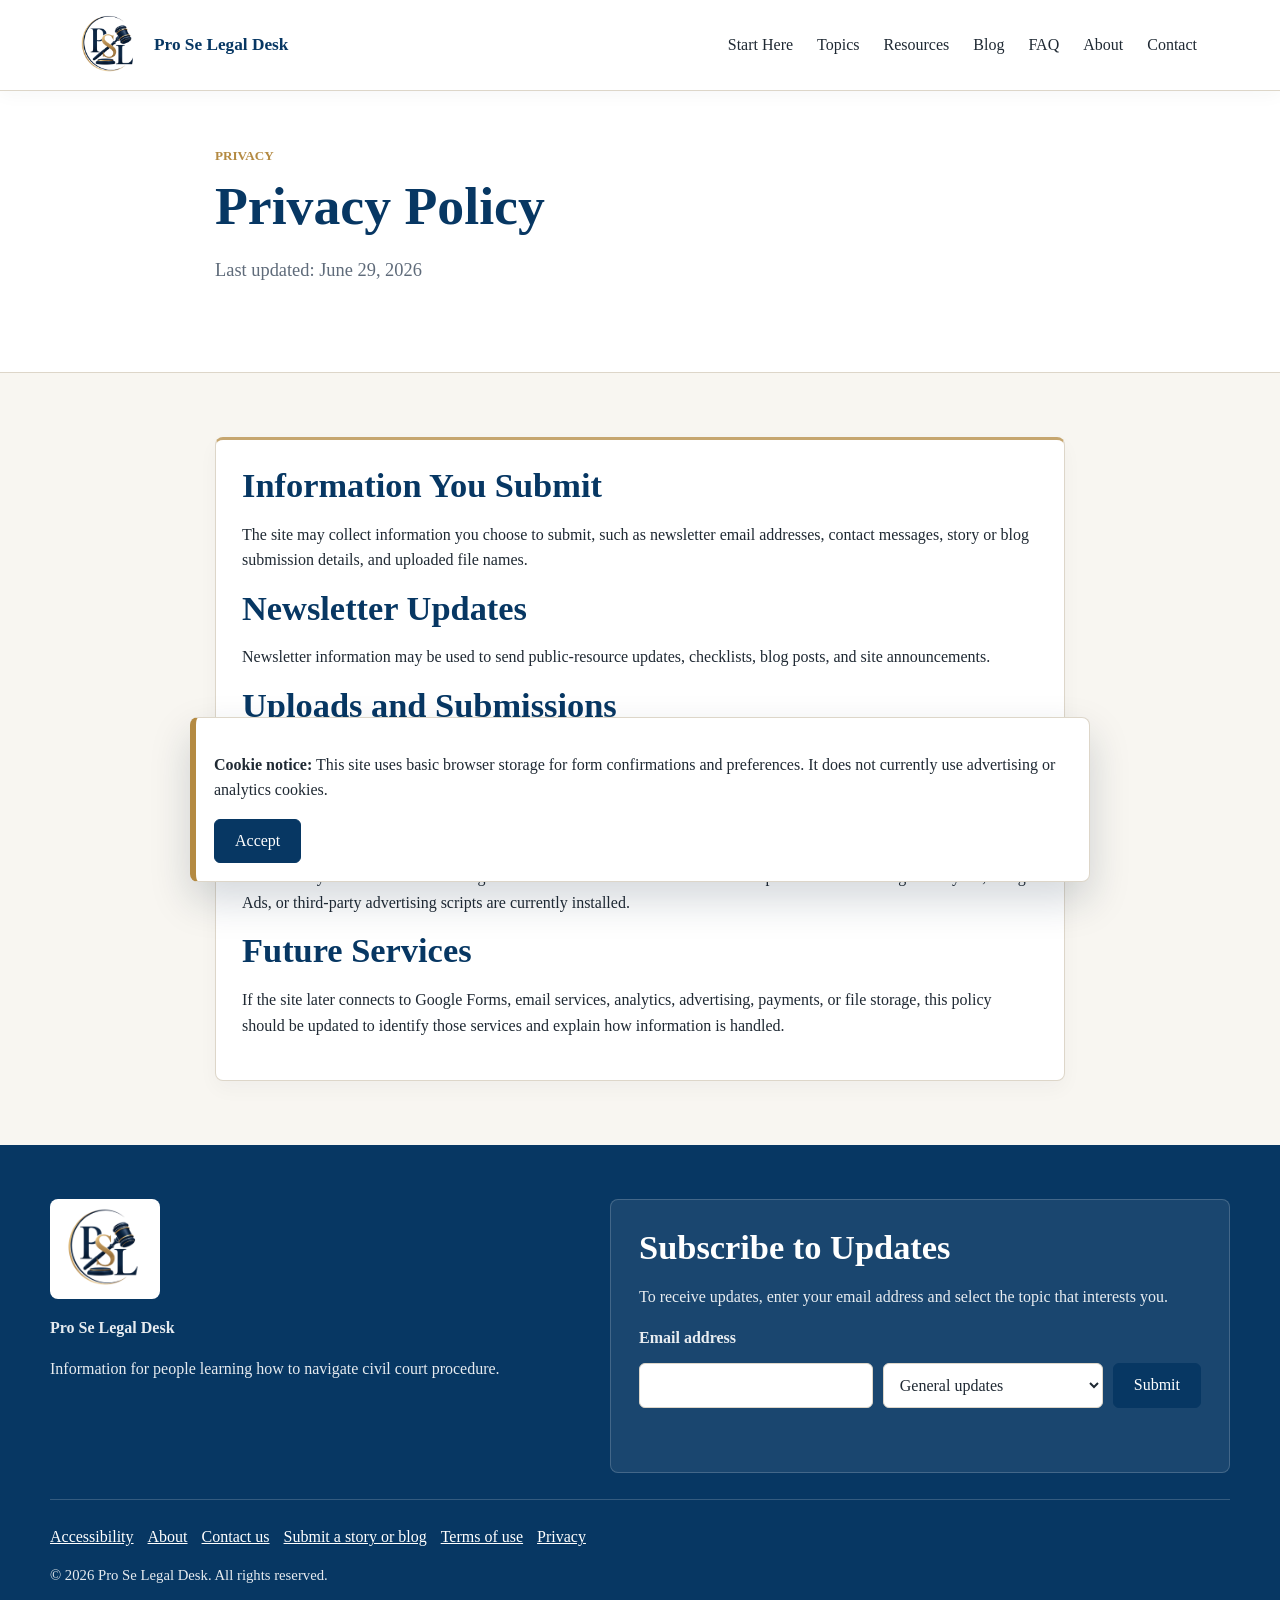
<file: pages/privacy.html>
<!DOCTYPE html>
<html lang="en">
<head>
<meta charset="UTF-8" />
<meta name="viewport" content="width=device-width, initial-scale=1.0" />
<title>Privacy Policy | Pro Se Legal Desk</title>
<meta name="description" content="Privacy policy for Pro Se Legal Desk." />
<link rel="icon" type="image/png" sizes="32x32" href="../assets/favicon-32.png" />
<link rel="apple-touch-icon" href="../assets/apple-touch-icon.png" />
<link rel="stylesheet" href="../css/public.css" />
<script src="../js/site.js" defer></script>
</head>
<body>
<a class="skip-link" href="#main-content">Skip to content</a>
<div data-site-header></div>
<main id="main-content">
  <section class="hero">
    <div class="container narrow">
      <p class="eyebrow">Privacy</p>
      <h1>Privacy Policy</h1>
      <p class="lead">Last updated: <time datetime="2026-06-29">June 29, 2026</time></p>
    </div>
  </section>
  <section>
    <div class="container narrow">
      <div class="card">
        <h2>Information You Submit</h2>
        <p>The site may collect information you choose to submit, such as newsletter email addresses, contact messages, story or blog submission details, and uploaded file names.</p>
        <h2>Newsletter Updates</h2>
        <p>Newsletter information may be used to send public-resource updates, checklists, blog posts, and site announcements.</p>
        <h2>Uploads and Submissions</h2>
        <p>Submission forms may request a name, email address, topic, summary, and document upload. Do not submit confidential legal information, private identifying details, or urgent court deadlines.</p>
        <h2>Cookies and Browser Storage</h2>
        <p>The site may use basic browser storage for form confirmations and cookie-notice preferences. No Google Analytics, Google Ads, or third-party advertising scripts are currently installed.</p>
        <h2>Future Services</h2>
        <p>If the site later connects to Google Forms, email services, analytics, advertising, payments, or file storage, this policy should be updated to identify those services and explain how information is handled.</p>
      </div>
    </div>
  </section>
</main>
<div data-site-footer></div>
</body>
</html>
</file>
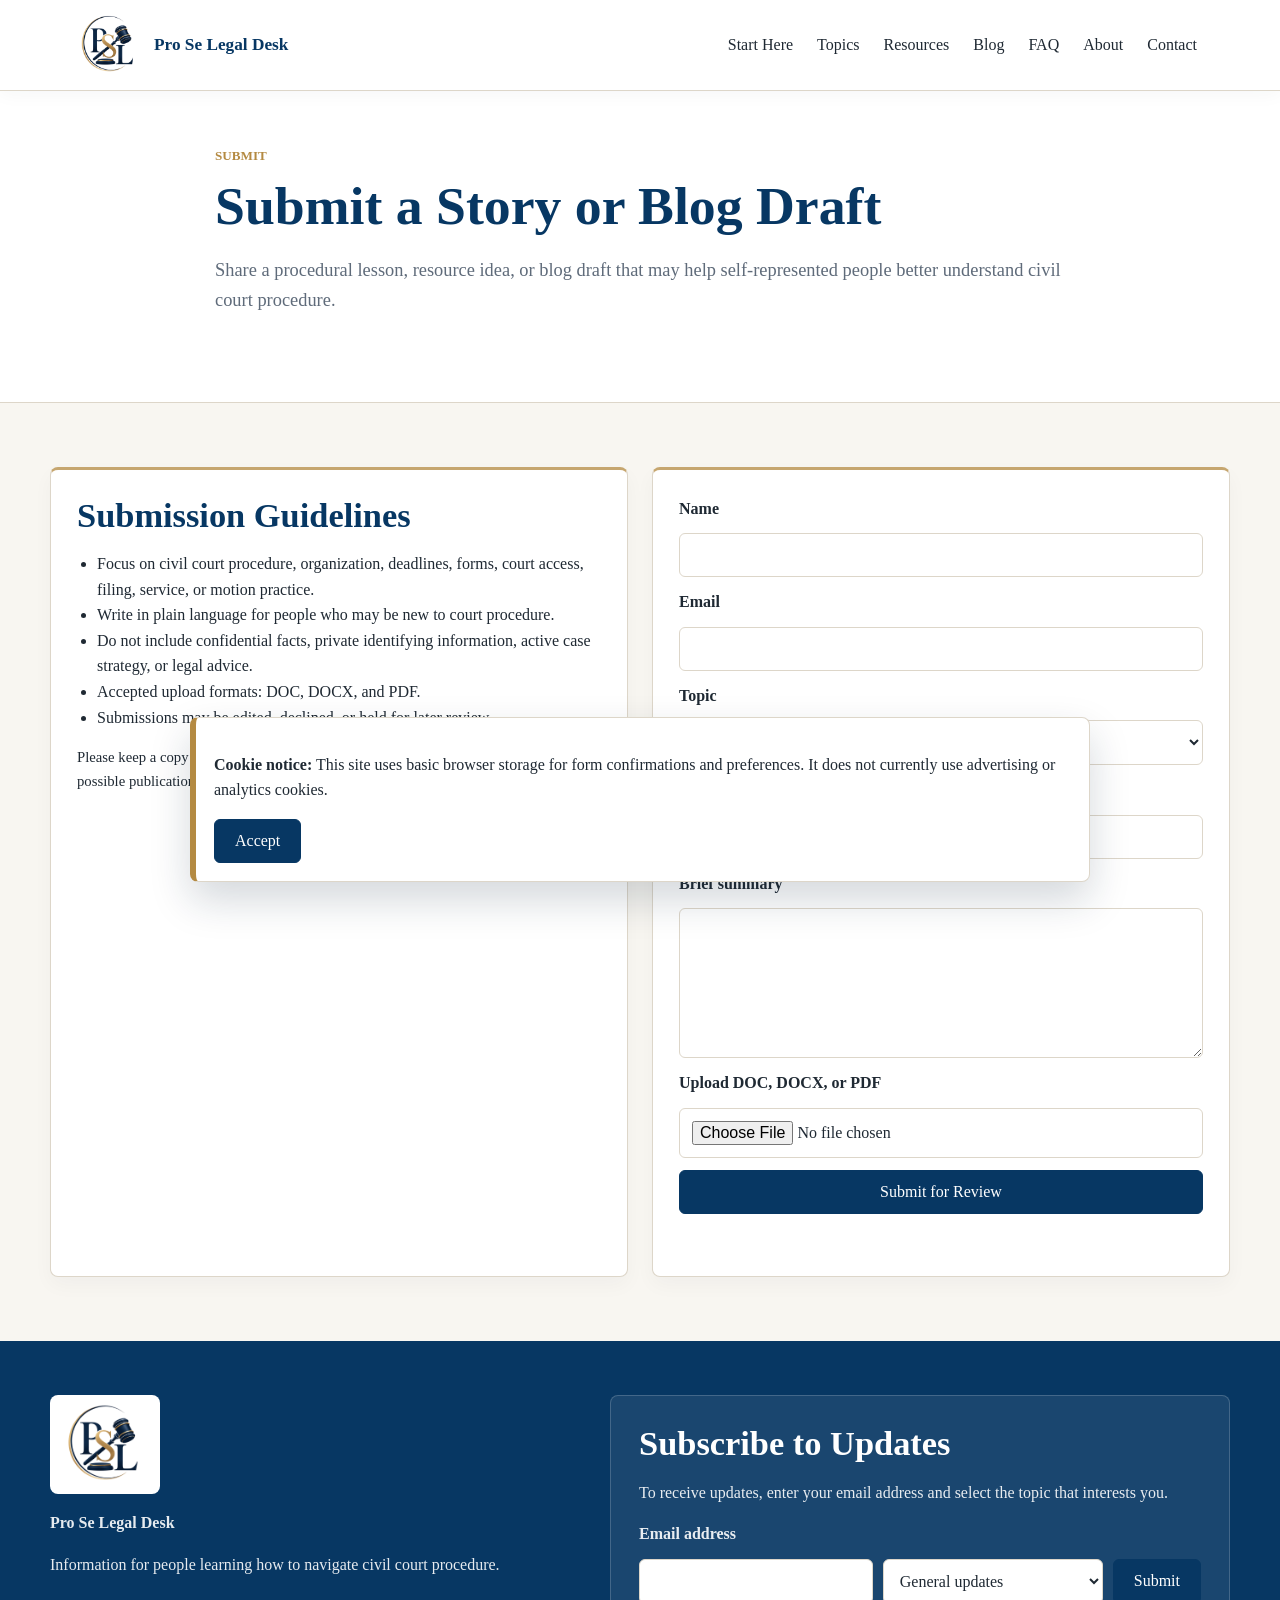
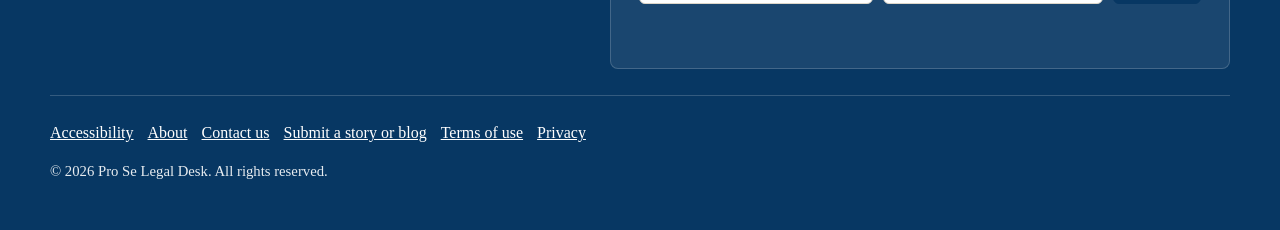
<file: pages/submit.html>
<!DOCTYPE html>
<html lang="en">
<head>
<meta charset="UTF-8" />
<meta name="viewport" content="width=device-width, initial-scale=1.0" />
<title>Submit a Story or Blog | Pro Se Legal Desk</title>
<meta name="description" content="Submit a civil procedure story or blog draft for Pro Se Legal Desk review." />
<link rel="icon" type="image/png" sizes="32x32" href="../assets/favicon-32.png" />
<link rel="apple-touch-icon" href="../assets/apple-touch-icon.png" />
<link rel="stylesheet" href="../css/public.css" />
<script src="../js/site.js" defer></script>
</head>
<body>
<a class="skip-link" href="#main-content">Skip to content</a>
<div data-site-header></div>
<main id="main-content">
  <section class="hero">
    <div class="container narrow">
      <p class="eyebrow">Submit</p>
      <h1>Submit a Story or Blog Draft</h1>
      <p class="lead">Share a procedural lesson, resource idea, or blog draft that may help self-represented people better understand civil court procedure.</p>
    </div>
  </section>
  <section>
    <div class="container">
      <div class="grid">
        <div class="card">
          <h2>Submission Guidelines</h2>
          <ul>
            <li>Focus on civil court procedure, organization, deadlines, forms, court access, filing, service, or motion practice.</li>
            <li>Write in plain language for people who may be new to court procedure.</li>
            <li>Do not include confidential facts, private identifying information, active case strategy, or legal advice.</li>
            <li>Accepted upload formats: DOC, DOCX, and PDF.</li>
            <li>Submissions may be edited, declined, or held for later review.</li>
          </ul>
          <p class="small">Please keep a copy of anything you submit. Submissions are reviewed before any possible publication.</p>
        </div>
        <div class="card">
          <form data-submission-form>
            <label for="submit-name">Name</label>
            <input id="submit-name" name="name" type="text" autocomplete="name" required />
            <label for="submit-email">Email</label>
            <input id="submit-email" name="email" type="email" autocomplete="email" required />
            <label for="submit-topic">Topic</label>
            <select id="submit-topic" name="topic">
              <option>Pre-filing</option>
              <option>Writing a complaint</option>
              <option>Filing and court access</option>
              <option>Response deadlines</option>
              <option>Motion practice</option>
              <option>Calendar and organization</option>
              <option>Personal procedural story</option>
            </select>
            <label for="submit-title">Title</label>
            <input id="submit-title" name="title" type="text" required />
            <label for="submit-summary">Brief summary</label>
            <textarea id="submit-summary" name="summary" required></textarea>
            <label for="submit-file">Upload DOC, DOCX, or PDF</label>
            <input id="submit-file" name="submission_file" type="file" accept=".doc,.docx,.pdf,application/msword,application/vnd.openxmlformats-officedocument.wordprocessingml.document,application/pdf" required />
            <input class="hidden-field" name="company_website" type="text" tabindex="-1" autocomplete="off" aria-hidden="true" />
            <button class="btn" type="submit">Submit for Review</button>
            <p class="form-message" data-submission-message aria-live="polite"></p>
          </form>
        </div>
      </div>
    </div>
  </section>
</main>
<div data-site-footer></div>
</body>
</html>
</file>
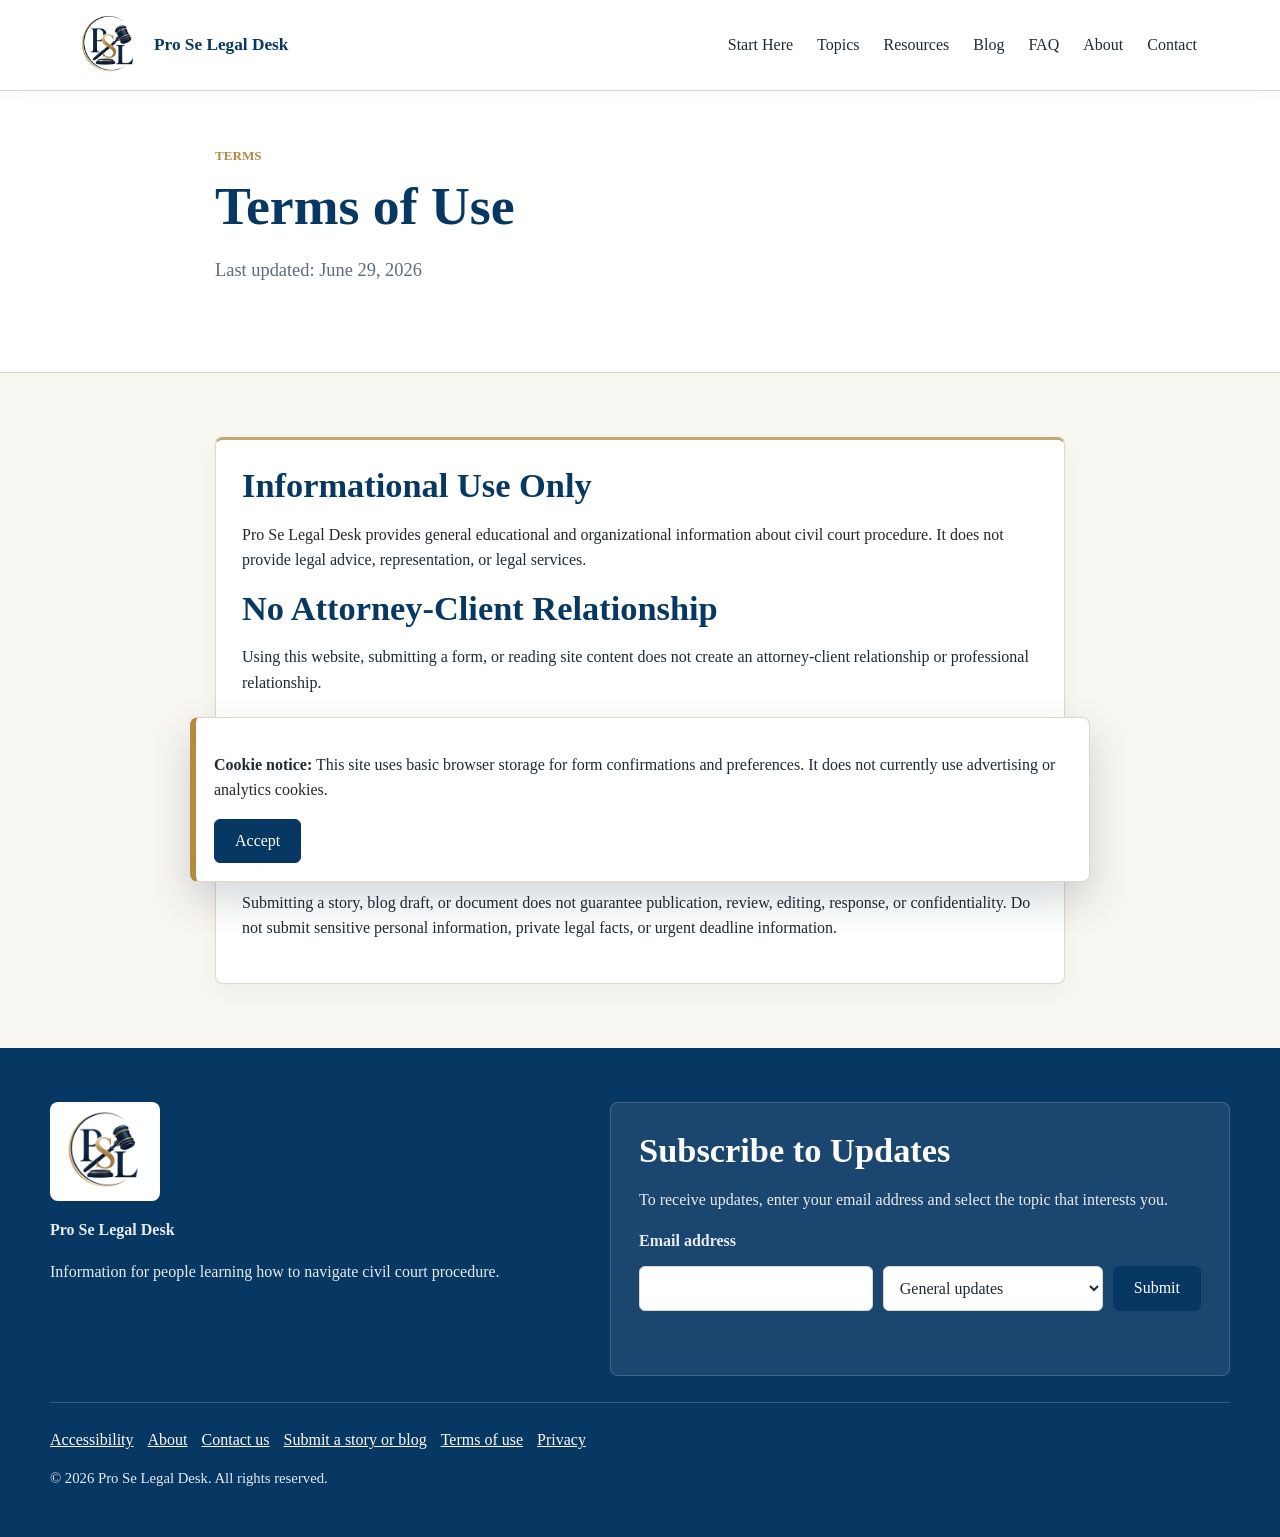
<file: pages/terms.html>
<!DOCTYPE html>
<html lang="en">
<head>
<meta charset="UTF-8" />
<meta name="viewport" content="width=device-width, initial-scale=1.0" />
<title>Terms of Use | Pro Se Legal Desk</title>
<meta name="description" content="Terms of use for Pro Se Legal Desk." />
<link rel="icon" type="image/png" sizes="32x32" href="../assets/favicon-32.png" />
<link rel="apple-touch-icon" href="../assets/apple-touch-icon.png" />
<link rel="stylesheet" href="../css/public.css" />
<script src="../js/site.js" defer></script>
</head>
<body>
<a class="skip-link" href="#main-content">Skip to content</a>
<div data-site-header></div>
<main id="main-content">
  <section class="hero">
    <div class="container narrow">
      <p class="eyebrow">Terms</p>
      <h1>Terms of Use</h1>
      <p class="lead">Last updated: <time datetime="2026-06-29">June 29, 2026</time></p>
    </div>
  </section>
  <section>
    <div class="container narrow">
      <div class="card">
        <h2>Informational Use Only</h2>
        <p>Pro Se Legal Desk provides general educational and organizational information about civil court procedure. It does not provide legal advice, representation, or legal services.</p>
        <h2>No Attorney-Client Relationship</h2>
        <p>Using this website, submitting a form, or reading site content does not create an attorney-client relationship or professional relationship.</p>
        <h2>No Warranties</h2>
        <p>Rules, procedures, forms, fees, filing requirements, and deadlines can change and vary by court. This website is provided as-is, and visitors are responsible for verifying information with official sources.</p>
        <h2>Submissions</h2>
        <p>Submitting a story, blog draft, or document does not guarantee publication, review, editing, response, or confidentiality. Do not submit sensitive personal information, private legal facts, or urgent deadline information.</p>
      </div>
    </div>
  </section>
</main>
<div data-site-footer></div>
</body>
</html>
</file>
<file: css/public.css>
/* Public website styles for Pro Se Legal Desk. */
:root {
  --navy:#073763;
  --navy-dark:#052744;
  --gold:#b48a42;
  --paper:#ffffff;
  --bg:#f8f6f1;
  --ink:#1f2933;
  --muted:#5f6b7a;
  --line:#ddd6c9;
  --danger:#8f3f32;
  --success:#2f6f4e;
}

* { box-sizing:border-box; }

html { scroll-behavior:smooth; }

body {
  margin:0;
  background:var(--bg);
  color:var(--ink);
  font-family:"Times New Roman", Times, serif;
  line-height:1.6;
}

a { color:var(--navy); }

a:hover { color:#8a6f45; }

.skip-link {
  position:absolute;
  left:12px;
  top:-48px;
  z-index:100;
  background:var(--navy);
  color:white;
  padding:10px 14px;
  border-radius:6px;
  text-decoration:none;
}

.skip-link:focus { top:12px; }

.site-header {
  position:sticky;
  top:0;
  z-index:50;
  background:rgba(255,255,255,.98);
  border-bottom:1px solid var(--line);
  box-shadow:0 3px 18px rgba(31,41,51,.04);
}

.site-nav {
  max-width:1180px;
  margin:auto;
  padding:14px 24px;
  display:flex;
  align-items:center;
  justify-content:space-between;
  gap:18px;
}

.brand-mark {
  display:flex;
  align-items:center;
  gap:10px;
  text-decoration:none;
}

.brand-mark img {
  width:70px;
  height:auto;
  display:block;
}

.brand-mark span {
  color:var(--navy);
  font-weight:bold;
  font-size:1.08rem;
}

.nav-links {
  display:flex;
  align-items:center;
  flex-wrap:wrap;
  gap:6px;
}

.nav-links a {
  color:var(--ink);
  text-decoration:none;
  padding:7px 9px;
  border-radius:6px;
}

.nav-links a:hover,
.nav-links a:focus {
  background:#efe8da;
  color:var(--navy);
}

main { min-height:60vh; }

section { padding:64px 24px; }

.container {
  width:min(1180px, 100%);
  margin:auto;
}

.narrow { max-width:850px; }

.hero {
  background:white;
  border-bottom:1px solid var(--line);
  padding:54px 24px 68px;
}

.hero-logo {
  display:block;
  width:min(980px, 92vw);
  height:auto;
  margin:0 0 30px;
  filter:drop-shadow(0 14px 28px rgba(16,38,62,.08));
}

.hero-copy {
  max-width:900px;
  text-align:left;
}

.eyebrow {
  color:var(--gold);
  font-weight:bold;
  margin:0 0 10px;
  text-transform:uppercase;
  font-size:.82rem;
  letter-spacing:0;
}

h1, h2, h3 {
  color:var(--navy);
  line-height:1.15;
}

h1 {
  font-size:clamp(2.2rem, 4.2vw, 3.9rem);
  margin:0 0 16px;
}

h2 {
  font-size:2.15rem;
  margin:0 0 14px;
}

h3 { margin:0 0 10px; }

.lead {
  max-width:880px;
  color:var(--muted);
  font-size:1.15rem;
}

.actions {
  display:flex;
  flex-wrap:wrap;
  gap:12px;
  margin-top:22px;
}

.btn {
  display:inline-flex;
  align-items:center;
  justify-content:center;
  min-height:44px;
  padding:12px 20px;
  background:var(--navy);
  color:white;
  border:1px solid var(--navy);
  border-radius:6px;
  text-decoration:none;
  cursor:pointer;
  font-family:inherit;
  font-size:1rem;
}

.btn:hover,
.btn:focus {
  background:var(--navy-dark);
  color:white;
}

.btn.secondary {
  background:white;
  color:var(--navy);
}

.grid {
  display:grid;
  grid-template-columns:repeat(auto-fit, minmax(250px, 1fr));
  gap:24px;
}

.card {
  background:var(--paper);
  border:1px solid var(--line);
  border-top:3px solid rgba(180,138,66,.76);
  border-radius:8px;
  padding:26px;
  box-shadow:0 8px 20px rgba(31,41,51,.035);
  transition:border-color .18s ease, box-shadow .18s ease, transform .18s ease;
}

.card:hover {
  border-top-color:var(--gold);
  box-shadow:0 14px 30px rgba(16,38,62,.08);
  transform:translateY(-2px);
}

.card ul { padding-left:20px; }

.band {
  background:white;
  border-top:1px solid var(--line);
  border-bottom:1px solid var(--line);
}

.topic-card {
  display:flex;
  flex-direction:column;
  gap:12px;
}

.topic-card p,
.topic-card ul { margin:0; }

.topic-link {
  align-self:flex-start;
  color:var(--navy);
  font-weight:bold;
  text-decoration:none;
  border-bottom:2px solid var(--gold);
}

.blog-grid { gap:28px; }

.blog-post { padding:30px; }

.badge {
  display:inline-block;
  margin-top:12px;
  padding:5px 8px;
  border-radius:6px;
  background:#efe8da;
  color:var(--navy);
  font-size:.9rem;
}

.callout {
  background:#fffaf0;
  border:1px solid var(--line);
  border-left:6px solid var(--gold);
  border-radius:8px;
  padding:20px;
}

form {
  display:grid;
  gap:12px;
}

label {
  font-weight:bold;
}

input,
select,
textarea {
  width:100%;
  padding:12px;
  border:1px solid var(--line);
  border-radius:6px;
  background:white;
  color:var(--ink);
  font-family:inherit;
  font-size:1rem;
}

textarea { min-height:150px; }

input:focus,
select:focus,
textarea:focus,
button:focus,
a:focus {
  outline:3px solid rgba(180,138,66,.32);
  outline-offset:2px;
}

.form-message {
  min-height:24px;
  margin:0;
  font-size:.95rem;
}

.form-message.success { color:var(--success); }
.form-message.error { color:var(--danger); }

.hidden-field {
  position:absolute;
  left:-9999px;
  width:1px;
  height:1px;
  opacity:0;
}

.site-footer {
  background:var(--navy);
  color:white;
  padding:54px 24px 32px;
}

.footer-inner {
  max-width:1180px;
  margin:auto;
}

.footer-logo {
  width:110px;
  height:auto;
  display:block;
  background:white;
  border-radius:8px;
  padding:8px;
  margin-bottom:14px;
}

.footer-grid {
  display:grid;
  grid-template-columns:minmax(260px, 1fr) minmax(300px, 620px);
  gap:32px;
  align-items:start;
}

.footer-newsletter {
  padding:28px;
  background:rgba(255,255,255,.08);
  border:1px solid rgba(255,255,255,.18);
  border-radius:8px;
}

.footer-newsletter h2 {
  color:white;
  margin-bottom:8px;
}

.footer-newsletter p,
.site-footer p,
.site-footer label {
  color:rgba(255,255,255,.9);
}

.newsletter-row {
  display:grid;
  grid-template-columns:minmax(180px, 1fr) minmax(160px, 220px) auto;
  gap:10px;
}

.footer-links {
  display:flex;
  flex-wrap:wrap;
  gap:14px;
  padding-top:24px;
  margin-top:26px;
  border-top:1px solid rgba(255,255,255,.18);
}

.footer-links a {
  color:white;
}

.small { font-size:.92rem; }

.cookie-banner {
  position:fixed;
  left:18px;
  right:18px;
  bottom:18px;
  z-index:80;
  max-width:900px;
  margin:auto;
  background:white;
  border:1px solid var(--line);
  border-left:6px solid var(--gold);
  border-radius:8px;
  padding:18px;
  box-shadow:0 18px 40px rgba(16,38,62,.18);
}

.cookie-banner.hidden { display:none; }

@media (max-width:820px) {
  .site-nav,
  .footer-grid,
  .newsletter-row {
    grid-template-columns:1fr;
  }

  .site-nav {
    align-items:flex-start;
    flex-direction:column;
  }

  .brand-mark img { width:62px; }

  .hero { padding-top:42px; }

  .hero-logo { width:100%; }

  section { padding:48px 18px; }
}

@media (prefers-reduced-motion:reduce) {
  html { scroll-behavior:auto; }
  .card { transition:none; }
  .card:hover { transform:none; }
}
</file>
<file: css/styles.css>
/* Core visual system for Pro Se Legal Desk. Keep selectors aligned with index.html. */
:root {
  --bg:#f6f4ef;
  --paper:#ffffff;
  --ink:#1f2933;
  --muted:#5f6b7a;
  --line:#ddd6c9;
  --accent:#213547;
  --gold:#8a6f45;
  --soft:#efe8da;
  --soft-blue:#eaf0f4;
  --success:#2f6f4e;
  --danger:#8f3f32;
}

* { box-sizing:border-box; }

body {
  margin:0;
  font-family: Georgia, "Times New Roman", serif;
  background:var(--bg);
  color:var(--ink);
  line-height:1.6;
  -webkit-font-smoothing:antialiased;
}

header {
  background:rgba(255,255,255,.96);
  border-bottom:1px solid var(--line);
  position:sticky;
  top:0;
  z-index:10;
  box-shadow:0 3px 18px rgba(31,41,51,.04);
}

nav {
  max-width:1180px;
  margin:auto;
  padding:18px 24px;
  display:flex;
  justify-content:space-between;
  align-items:center;
  flex-wrap:wrap;
  gap:14px;
}

.logo {
  font-weight:bold;
  color:var(--accent);
  text-decoration:none;
  font-size:1.25rem;
  letter-spacing:0;
}

.nav-links {
  display:flex;
  align-items:center;
  flex-wrap:wrap;
  gap:6px;
}

nav a, nav button {
  color:var(--ink);
  text-decoration:none;
  margin-left:0;
  background:none;
  border:none;
  font-family:inherit;
  font-size:.98rem;
  cursor:pointer;
  border-radius:6px;
  padding:7px 9px;
}

nav a:hover, nav button:hover {
  background:var(--soft);
  color:var(--accent);
}

section { padding:64px 24px; }

.container {
  max-width:1180px;
  margin:auto;
}

.hero {
  background:white;
  text-align:center;
  padding:84px 24px 76px;
  border-bottom:1px solid var(--line);
}

.hero h1 {
  font-size:clamp(2.6rem,5vw,4.8rem);
  margin:0 0 12px;
  color:var(--accent);
}

.hero h2 {
  color:var(--gold);
  font-weight:normal;
  margin-bottom:26px;
}

.hero p {
  max-width:860px;
  margin:20px auto;
  font-size:1.15rem;
}

h2 {
  color:var(--accent);
  font-size:2.2rem;
  margin-top:0;
}

h3, h4 { color:var(--accent); }

.grid {
  display:grid;
  grid-template-columns:repeat(auto-fit,minmax(250px,1fr));
  gap:22px;
}

.card {
  background:var(--paper);
  border:1px solid var(--line);
  border-radius:8px;
  padding:26px;
  box-shadow:0 8px 20px rgba(31,41,51,.035);
}

.card h3:first-child,
.card h4:first-child {
  margin-top:0;
}

.btn {
  display:inline-block;
  padding:13px 22px;
  background:var(--accent);
  color:white;
  border:none;
  border-radius:6px;
  text-decoration:none;
  cursor:pointer;
  font-family:inherit;
  font-size:1rem;
  margin:8px 6px 0 0;
  transition:background .15s ease,border-color .15s ease,transform .15s ease;
}

.btn:hover {
  transform:translateY(-1px);
}

.btn:focus,
input:focus,
select:focus,
textarea:focus,
button:focus {
  outline:3px solid rgba(138,111,69,.28);
  outline-offset:2px;
}

.btn.secondary {
  background:white;
  color:var(--accent);
  border:1px solid var(--accent);
}

.btn.gold { background:var(--gold); }

input, select, textarea {
  width:100%;
  padding:12px;
  border:1px solid var(--line);
  border-radius:6px;
  font-family:inherit;
  font-size:1rem;
  margin:7px 0 14px;
  background:#fff;
  color:var(--ink);
}

textarea { min-height:100px; }

label {
  font-weight:bold;
  font-size:.95rem;
}

.small {
  color:var(--muted);
  font-size:.92rem;
}

.dark {
  background:var(--accent);
  color:white;
}

.dark h2 { color:white; }

.dark .card { color:var(--ink); }

.hidden { display:none; }

.notice {
  background:#fffaf0;
  border-left:5px solid var(--gold);
  padding:16px;
  border-radius:6px;
  margin:18px 0;
}

.auth-card {
  max-width:560px;
}

.workspace-heading {
  display:flex;
  justify-content:space-between;
  align-items:flex-start;
  gap:20px;
  margin-bottom:24px;
}

.workspace-heading h2 {
  margin-bottom:8px;
}

.workspace-layout {
  display:grid;
  grid-template-columns:260px minmax(0,1fr);
  gap:24px;
  align-items:start;
}

.sidebar {
  background:white;
  border:1px solid var(--line);
  border-radius:8px;
  padding:12px;
  position:sticky;
  top:90px;
  box-shadow:0 8px 18px rgba(31,41,51,.035);
}

.sidebar button {
  width:100%;
  text-align:left;
  background:white;
  border:1px solid transparent;
  border-radius:6px;
  padding:10px 11px;
  margin:3px 0;
  cursor:pointer;
  font-family:inherit;
  color:var(--ink);
}

.sidebar button.active {
  background:var(--accent);
  color:white;
  border-color:var(--accent);
}

.sidebar button:hover:not(.active) {
  background:var(--soft-blue);
  border-color:#d7e1e8;
}

.workspace-page {
  display:none;
}

.workspace-page.active {
  display:block;
}

.calendar-item {
  border:1px solid var(--line);
  border-left:6px solid var(--gold);
  background:white;
  padding:18px;
  border-radius:8px;
  margin:16px 0;
  box-shadow:0 6px 18px rgba(31,41,51,.035);
}

.calendar-card-header {
  display:flex;
  justify-content:space-between;
  gap:16px;
  align-items:flex-start;
  border-bottom:1px solid var(--line);
  padding-bottom:10px;
  margin-bottom:12px;
}

.calendar-card-header h4,
.calendar-card-header p {
  margin:0;
}

.calendar-meta {
  margin-bottom:14px;
}

.calendar-card-body {
  display:grid;
  grid-template-columns:repeat(auto-fit,minmax(240px,1fr));
  gap:18px;
}

.calendar-card-body h4 {
  margin-bottom:6px;
}

.resource-link {
  display:block;
  margin:7px 0;
  color:var(--accent);
  font-weight:bold;
  text-decoration:none;
}

.resource-link:hover {
  text-decoration:underline;
}

.badge {
  display:inline-block;
  background:var(--soft);
  color:var(--accent);
  padding:5px 10px;
  border-radius:999px;
  font-size:.82rem;
  margin:4px 4px 4px 0;
  line-height:1.35;
}

.badge.confidence {
  background:var(--soft-blue);
  border:1px solid #d5e0e7;
  font-weight:bold;
}

.compact-action {
  padding:9px 14px;
  font-size:.92rem;
}

.price {
  font-size:2rem;
  font-weight:bold;
  color:var(--accent);
}

.locked {
  opacity:.82;
  position:relative;
}

.locked:after {
  content:"Subscriber Feature";
  position:absolute;
  top:14px;
  right:14px;
  background:var(--gold);
  color:white;
  padding:5px 10px;
  border-radius:999px;
  font-size:.75rem;
}

.name-list div {
  padding:10px;
  border-bottom:1px solid var(--line);
  max-width:500px;
  margin:auto;
  font-size:1.25rem;
}

.memoriam {
  text-align:center;
  background:white;
}

.blog-post {
  border-bottom:1px solid var(--line);
  padding:16px 0;
}

footer {
  background:var(--accent);
  color:white;
  text-align:center;
  padding:38px 24px;
}

.disclaimer {
  border-top:1px solid var(--line);
  margin-top:24px;
  padding-top:18px;
  color:var(--muted);
  font-size:.9rem;
}


.deadline-panel {
  background:#fbfaf7;
  border:1px solid var(--line);
  border-radius:8px;
  padding:18px;
  margin:18px 0;
}

.deadline-grid {
  display:grid;
  grid-template-columns:repeat(auto-fit,minmax(220px,1fr));
  gap:14px;
  align-items:end;
}

.timeline-table {
  width:100%;
  border-collapse:collapse;
  margin-top:14px;
  background:white;
  border:1px solid var(--line);
  border-radius:8px;
  overflow:hidden;
}

.timeline-table th, .timeline-table td {
  border-bottom:1px solid var(--line);
  padding:9px;
  text-align:left;
  vertical-align:top;
}

.timeline-table th {
  background:var(--soft);
  color:var(--accent);
}

.alert-queue-item {
  border:1px solid var(--line);
  border-left:5px solid var(--gold);
  padding:12px;
  border-radius:6px;
  margin:10px 0;
  background:white;
}

@media (max-width:850px) {
  .workspace-layout {
    grid-template-columns:1fr;
  }

  .sidebar {
    position:static;
  }

  .workspace-heading {
    display:block;
  }

  nav {
    align-items:flex-start;
  }

  .nav-links {
    width:100%;
  }

  .calendar-card-header {
    display:block;
  }

}
</file>
